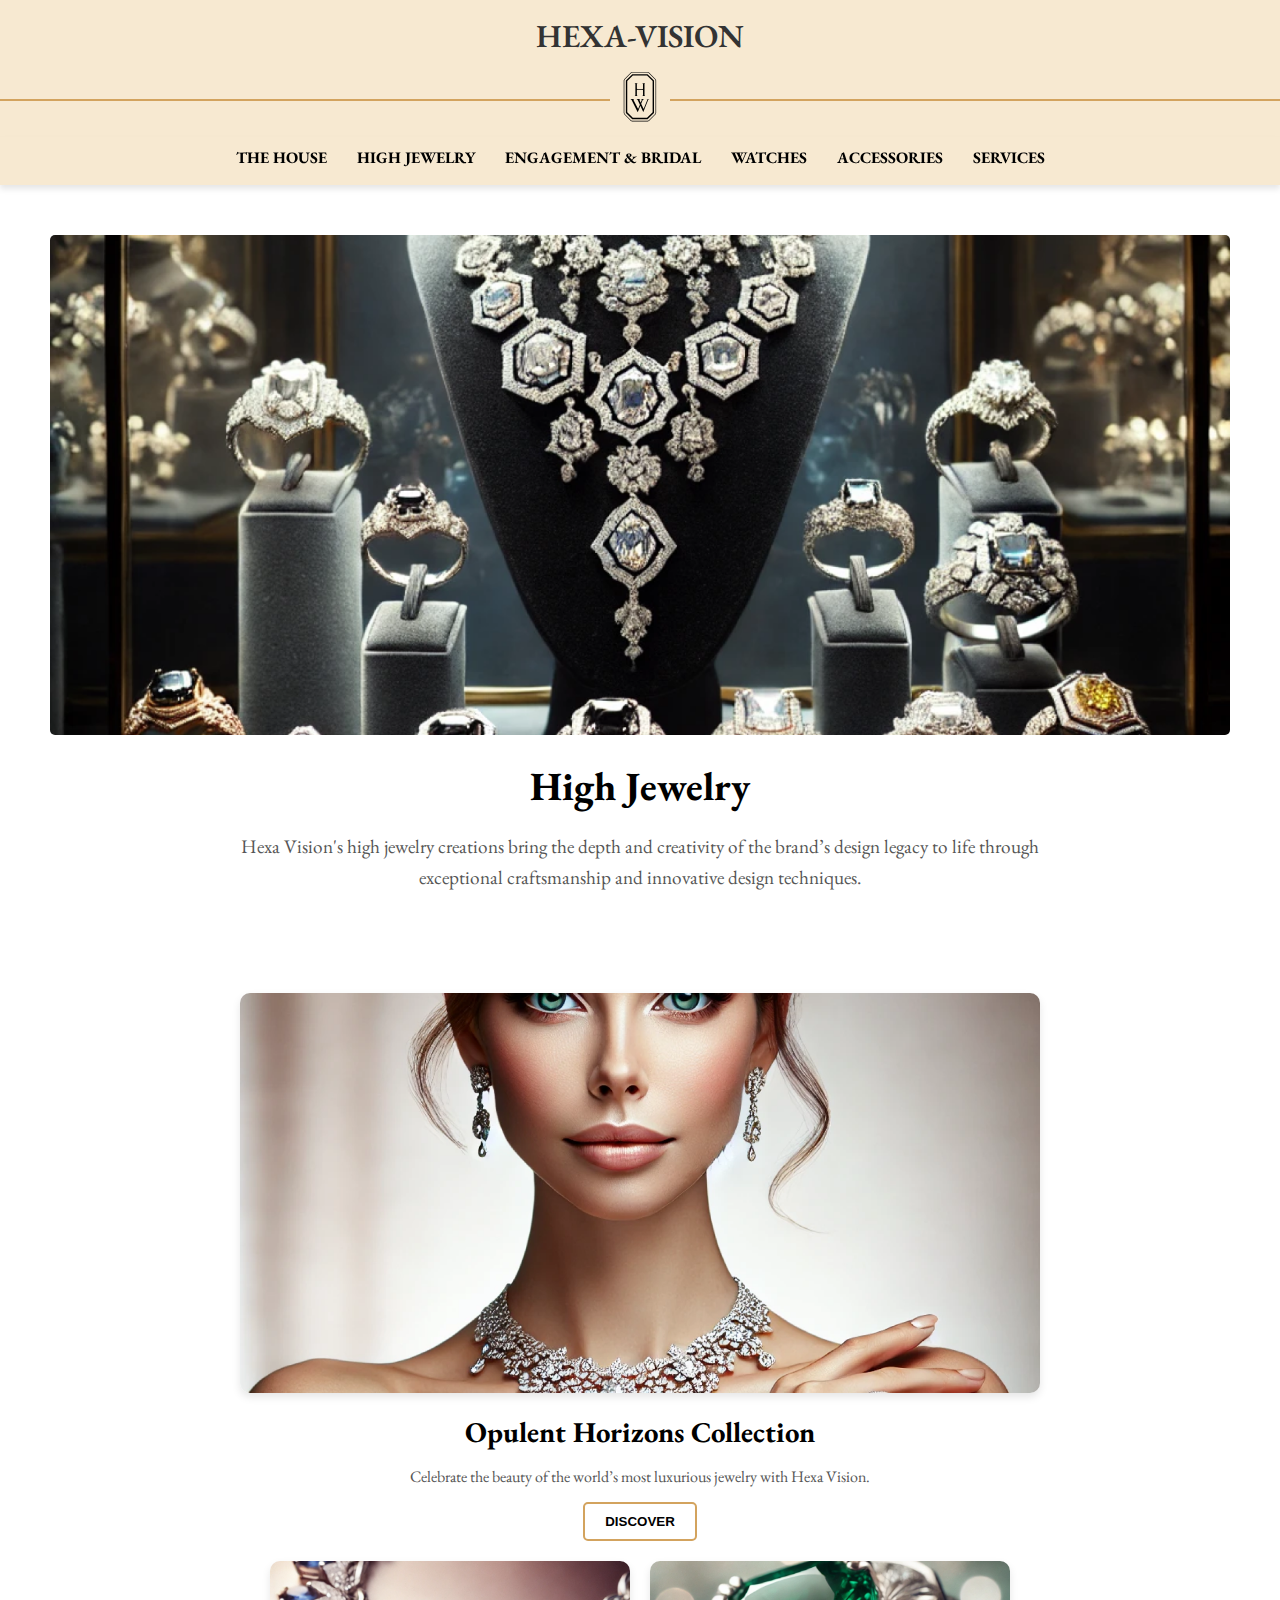
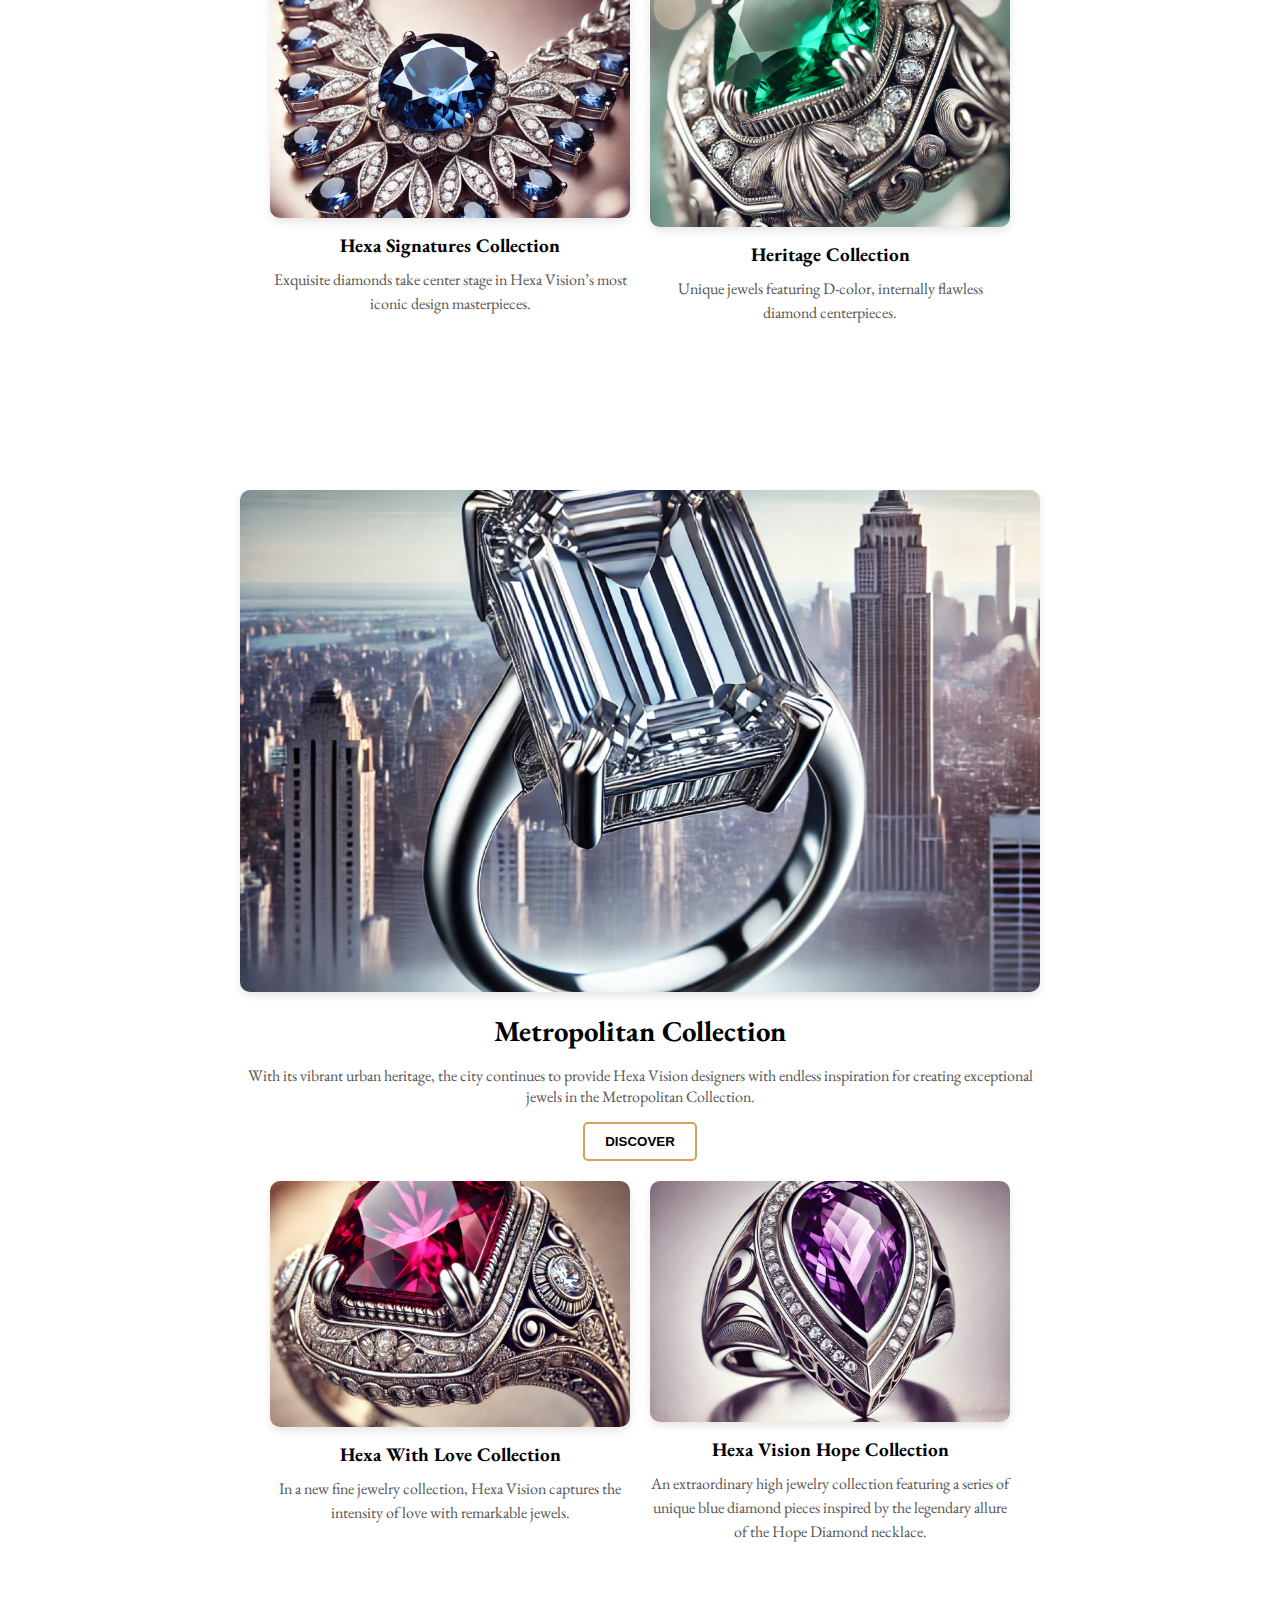
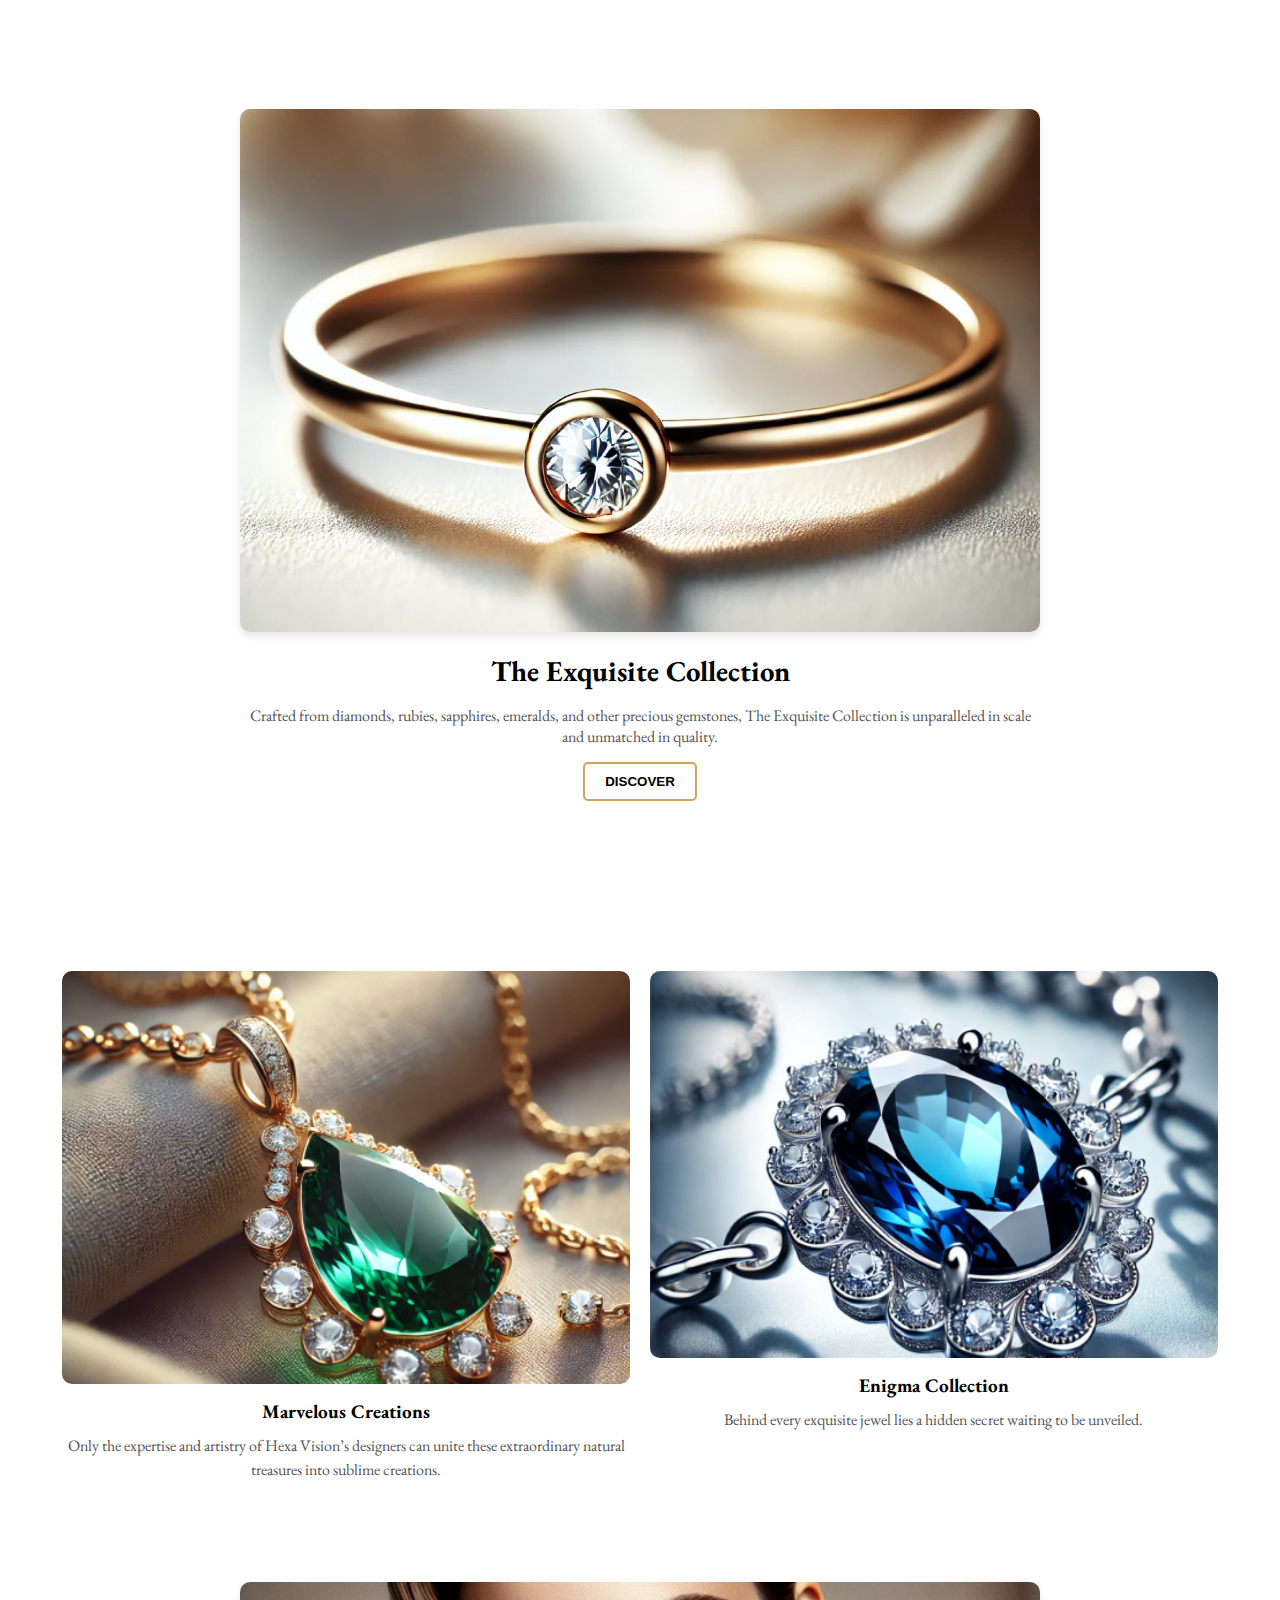
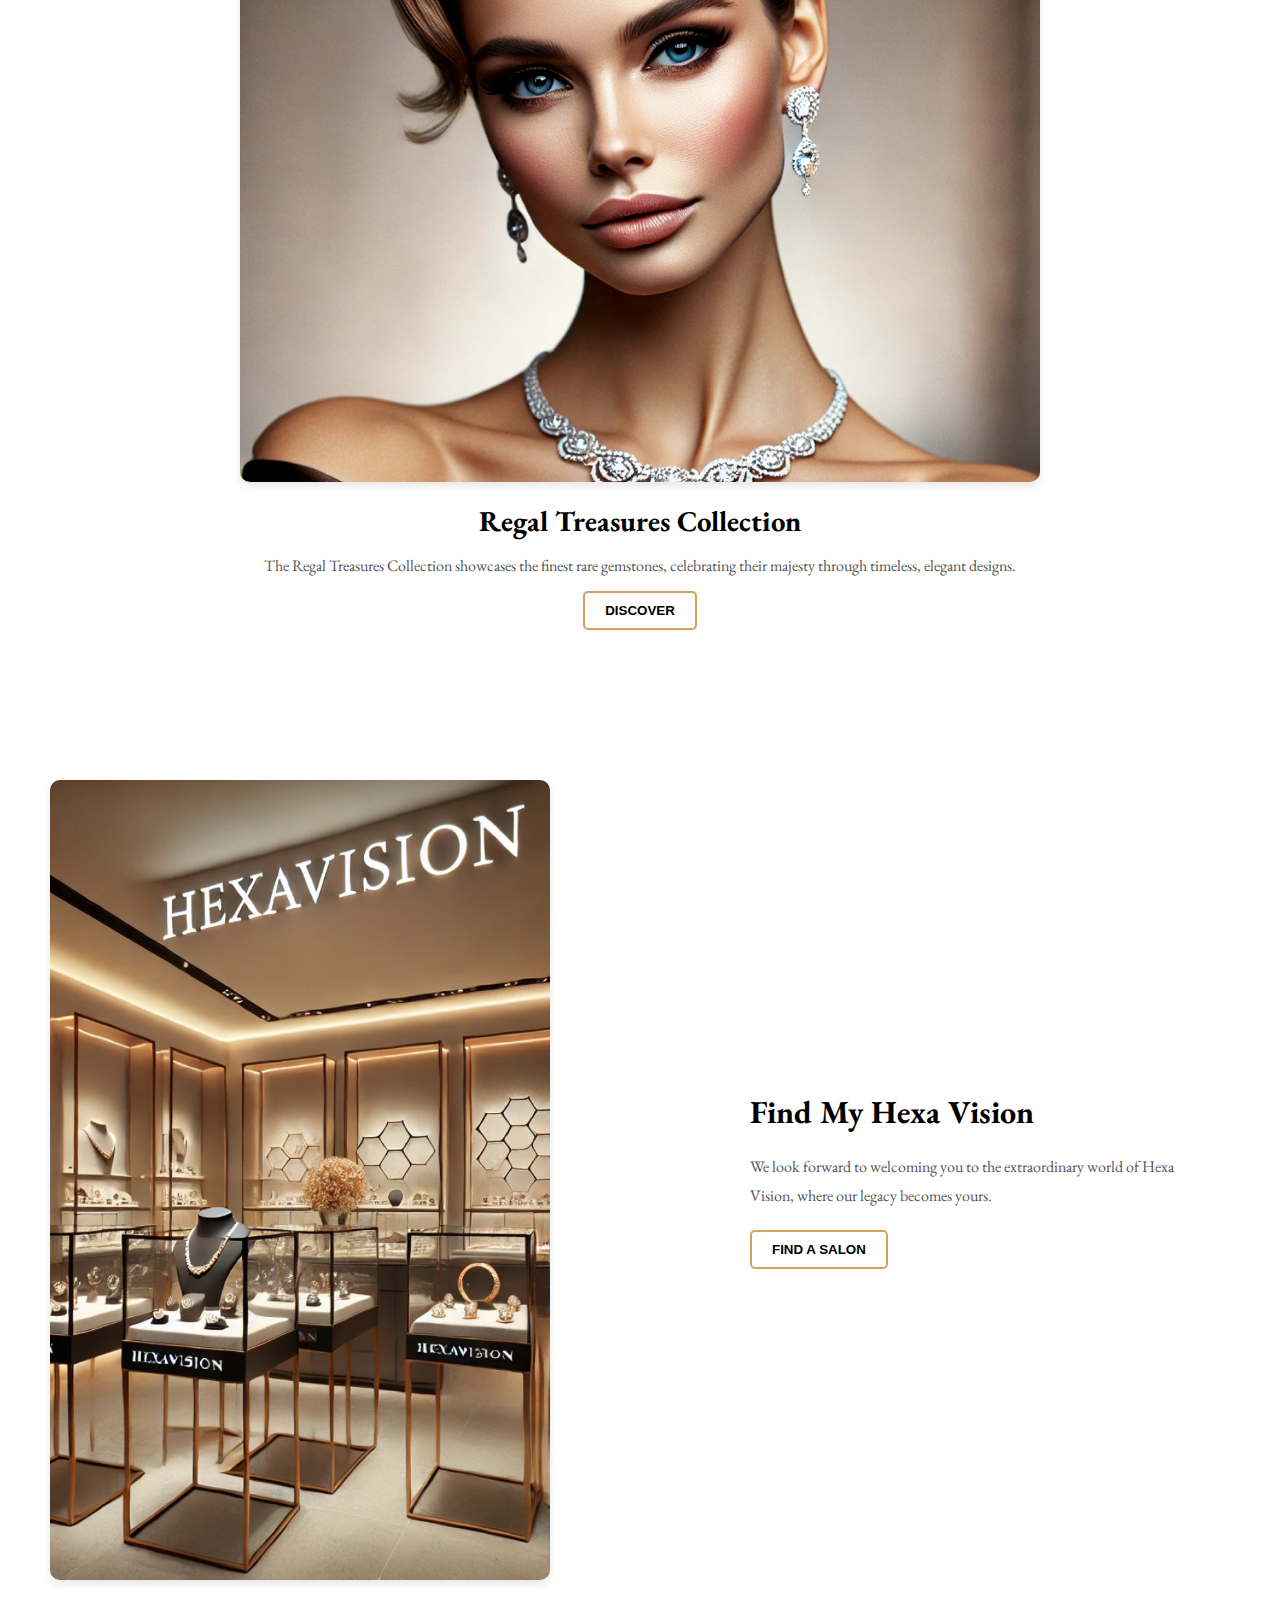
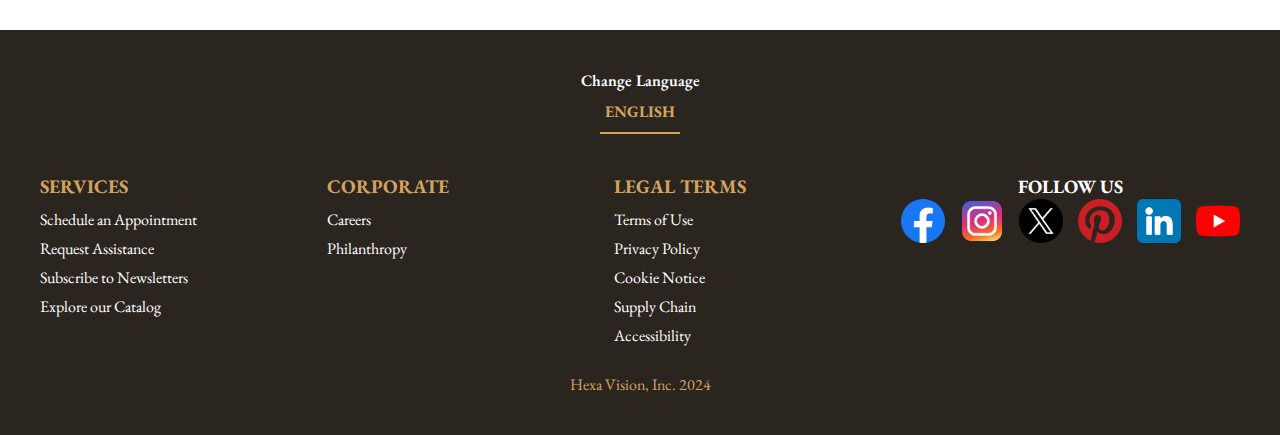
<file: HighJewelry.html>
<!DOCTYPE html>
<html lang="en">
<head>
    <meta charset="UTF-8">
    <meta name="viewport" content="width=device-width, initial-scale=1.0">
    <title>Hexa Vision - High Jewelry</title>
    <!-- Google Fonts for EB Garamond -->
    <link href="https://fonts.googleapis.com/css2?family=EB+Garamond:wght@400;600&display=swap" rel="stylesheet">
    <link rel="stylesheet" href="HighJewelry.css">
</head>
<body>
    <header class="custom-header">
        <!-- Mobile menu icon for opening sidebar in mobile view -->
        <span class="mobile-menu-icon" onclick="openSidebar()">&#9776;</span>
        <h1>HEXA-VISION</h1>
        <div class="divider-container">
          <div class="divider-line"></div>
          <div class="logo-container">
            <!-- SVG logo embedded here -->
            <svg
              xmlns="http://www.w3.org/2000/svg"
              width="50"
              height="50"
              viewBox="0 0 28 43"
              fill-rule="evenodd"
            >
              <path
                d="M20.63 0H7.198L6.17.426.427 6.14 0 7.164v28.183l.427 1.023 5.744 5.716 1.027.424H20.68l1.026-.424 5.742-5.716.428-1.023V7.164L27.45 6.14 21.708.426 20.682 0h-.052zm-.054.526l.838.343 5.592 5.568.344.832v27.97l-.344.833-5.592 5.568-.838.342H7.305l-.838-.342-5.592-5.568-.348-.833V7.27l.348-.832L6.467.87l.838-.343h13.27zm-2.3 9.382l.014-.005c.053 0 .095-.04.095-.092V9.7c0-.05-.042-.093-.095-.093h-.43V9.6h-1.275v.003h-.437c-.054 0-.095.04-.095.093v.1c0 .05.04.095.095.095l.013.005c.232 0 .42.186.42.416l.005-.018V14.2h-.005c0 .257-.17.46-.386.48h-4.5c-.206-.018-.372-.2-.386-.45V10.3a.42.42 0 0 1 .418-.391l.014-.005c.054 0 .096-.04.096-.092V9.7c0-.05-.042-.093-.096-.093h-.43V9.6h-1.274v.003H9.6c-.054 0-.095.04-.095.093v.1c0 .05.04.095.095.095l.013.005a.42.42 0 0 1 .419.416l.004-.018-.004 9.673a.42.42 0 0 1-.419.416L9.6 20.4c-.054 0-.095.04-.095.093v.1c0 .048.04.092.095.092h.436v.002h1.705c.054 0 .096-.042.096-.093v-.1c0-.053-.042-.096-.096-.096h-.014a.42.42 0 0 1-.418-.39v-4.236c.014-.218.15-.398.33-.44h4.62c.2.045.332.24.332.474l.005-.012v4.2l-.005-.02c0 .23-.187.416-.42.416l-.013.007c-.054 0-.095.04-.095.093v.1c0 .048.04.092.095.092h.437v.002h1.706c.053 0 .095-.042.095-.093v-.1c0-.053-.042-.096-.095-.096h-.014a.42.42 0 0 1-.417-.4V10.3c.01-.217.194-.4.417-.4M21.8 23.34h-1.97a.1.1 0 0 0-.096.096v.1c0 .053.046.093.096.093l.35.003h.054c.18 0 .2.057.1.327l-3.04 7.46s-.066.15-.194.15c-.115 0-.194-.123-.2-.147l-1.876-4.142 1.386-3.45s.1-.23.6-.23l.114-.002c.053 0 .095-.04.095-.096v-.1c0-.05-.042-.093-.095-.093H15.12c-.05 0-.094.044-.094.093v.1c0 .054.043.096.094.096l.35.002h.054c.182 0 .202.057.093.328l-.945 2.328c-.014.018-.036.038-.07.038s-.064-.03-.074-.048L13.43 23.83c-.13-.233-.05-.23.125-.23h.28l.2-.002c.05 0 .095-.04.095-.096v-.1c0-.05-.044-.093-.095-.093h-2.7c-.054 0-.1.044-.1.093v.1c0 .054.046.096.1.096l.114.002c.372 0 .47.242.47.242l1.975 4.307-1.362 3.348c-.035.04-.098.1-.173.1-.12 0-.175-.153-.175-.153s-.007.007-.015.02L8.4 24.116c-.087-.212-.27-.502-.096-.502h.28l.2-.002c.053 0 .098-.04.098-.096v-.1c0-.05-.045-.093-.098-.093H6.088c-.05 0-.094.044-.094.093v.1c0 .054.042.096.094.096l.116.002c.368 0 .467.242.467.242L11.93 34.3l.017.043s.034.06.088.06.1-.013.118-.06v.01l2.14-5.322 2.398 5.23.027.08s.03.058.087.058.1-.012.122-.062c.003-.005.01-.025.014-.052l4.138-10.4s.093-.23.594-.23l.114-.003c.05 0 .094-.04.094-.093v-.1c0-.05-.044-.096-.094-.096m-1.27-21.525l-.436-.002H7.36l-5.513 5.5v27.858l5.513 5.5h13.158l5.512-5.5V7.325L20.518 1.84zm4.34 32.43v.382l-4.82 4.797H7.86L3.04 34.65V7.765l4.82-4.798h12.178l4.82 4.798V34.27z"
              ></path>
            </svg>
          </div>
          <div class="divider-line"></div>
        </div>
      </header>

    <!-- Sticky Navbar Section -->
    <nav class="custom-navbar sticky-top">
        <a href="#" class="nav-link">THE HOUSE</a>
        <a href="#" class="nav-link">HIGH JEWELRY</a>
        <a href="#" class="nav-link">ENGAGEMENT & BRIDAL</a>
        <a href="#" class="nav-link">WATCHES</a>
        <a href="#" class="nav-link">ACCESSORIES</a>
        <a href="#" class="nav-link">SERVICES</a>
      </nav>

    <!-- Sidebar for Mobile View -->
    <div id="sidebar" class="sidebar">
        <span class="close-btn" onclick="closeSidebar()">&times;</span>
        <a href="#">THE HOUSE</a>
        <a href="#">HIGH JEWELRY</a>
        <a href="#">ENGAGEMENT & BRIDAL</a>
        <a href="#">WATCHES</a>
        <a href="#">ACCESSORIES</a>
        <a href="#">SERVICES</a>
      </div>

    <!-- High Jewelry Showcase Section -->
    <section class="showcase">
        <img src="meteimages/image 34.png" alt="High Jewelry Showcase">
        <h1>High Jewelry</h1>
        <p>Hexa Vision's high jewelry creations bring the depth and creativity of the brand’s design legacy to life through exceptional craftsmanship and innovative design techniques.</p>
    </section>

    <!-- Opulent Horizons Collection -->
    <section class="collections">
        <div class="collection">
            <img src="meteimages/image 25.png" alt="Opulent Horizons Collection">
            <h2>Opulent Horizons Collection</h2>
            <p>Celebrate the beauty of the world’s most luxurious jewelry with Hexa Vision.</p>
            <button>DISCOVER</button>
            <div class="sub-collections">
                <div class="sub-collection-item">
                    <img src="meteimages/image 24.png" alt="Hexa Signatures Collection">
                    <h3>Hexa Signatures Collection</h3>
                    <p>Exquisite diamonds take center stage in Hexa Vision’s most iconic design masterpieces.</p>
                </div>
                <div class="sub-collection-item">
                    <img src="meteimages/image 23.png" alt="Heritage Collection">
                    <h3>Heritage Collection</h3>
                    <p>Unique jewels featuring D-color, internally flawless diamond centerpieces.</p>
                </div>
            </div>
        </div>
    </section>

    <!-- Metropolitan Collection -->
    <section class="collections">
        <div class="collection">
            <img src="meteimages/image 46.png" alt="Metropolitan Collection">
            <h2>Metropolitan Collection</h2>
            <p>With its vibrant urban heritage, the city continues to provide Hexa Vision designers with endless inspiration for creating exceptional jewels in the Metropolitan Collection.</p>
            <button>DISCOVER</button>
            <div class="sub-collections">
                <div class="sub-collection-item">
                    <img src="meteimages/image 26.png" alt="Hexa With Love Collection">
                    <h3>Hexa With Love Collection</h3>
                    <p>In a new fine jewelry collection, Hexa Vision captures the intensity of love with remarkable jewels.</p>
                </div>
                <div class="sub-collection-item">
                    <img src="meteimages/image 27.png" alt="Hexa Vision Hope Collection">
                    <h3>Hexa Vision Hope Collection</h3>
                    <p>An extraordinary high jewelry collection featuring a series of unique blue diamond pieces inspired by the legendary allure of the Hope Diamond necklace.</p>
                </div>
            </div>
        </div>
    </section>

    <!-- Exquisite Collection -->
    <section class="collections">
        <div class="collection">
            <img src="meteimages/image 22.png" alt="The Exquisite Collection">
            <h2>The Exquisite Collection</h2>
            <p>Crafted from diamonds, rubies, sapphires, emeralds, and other precious gemstones, The Exquisite Collection is unparalleled in scale and unmatched in quality.</p>
            <button>DISCOVER</button>
        </div>
    </section>

    <!-- Marvelous Creations and Enigma Collection -->
    <section class="collections">
        <div class="sub-collections">
            <div class="sub-collection-item">
                <img src="meteimages/image 28.png" alt="Marvelous Creations">
                <h3>Marvelous Creations</h3>
                <p>Only the expertise and artistry of Hexa Vision’s designers can unite these extraordinary natural treasures into sublime creations.</p>
            </div>
            <div class="sub-collection-item">
                <img src="meteimages/image 29.png" alt="Enigma Collection">
                <h3>Enigma Collection</h3>
                <p>Behind every exquisite jewel lies a hidden secret waiting to be unveiled.</p>
            </div>
        </div>
    </section>

    <!-- Regal Treasures Collection -->
    <section class="collections">
        <div class="collection">
            <img src="meteimages/image 30.png" alt="Regal Treasures Collection">
            <h2>Regal Treasures Collection</h2>
            <p>The Regal Treasures Collection showcases the finest rare gemstones, celebrating their majesty through timeless, elegant designs.</p>
            <button>DISCOVER</button>
        </div>
    </section>

    <!-- Find My Hexa Vision -->
    <section class="find-my-hexa">
        <div class="find-my-hexa-content">
            <img src="meteimages/image 33.png" alt="Hexa Vision Salon">
            <div class="find-my-hexa-text">
                <h2>Find My Hexa Vision</h2>
                <p>We look forward to welcoming you to the extraordinary world of Hexa Vision, where our legacy becomes yours.</p>
                <button>FIND A SALON</button>
            </div>
        </div>
    </section>

    <footer class="footer">
        <div class="footer-container">
          <div class="footer-language">
            <span>Change Language</span>
            <p>ENGLISH</p>
            <div class="golden-line"></div>
          </div>
      
          <div class="footer-columns">
            <div class="footer-column">
              <h3>SERVICES</h3>
              <ul>
                <li><a href="#">Schedule an Appointment</a></li>
                <li><a href="#">Request Assistance</a></li>
                <li><a href="#">Subscribe to Newsletters</a></li>
                <li><a href="#">Explore our Catalog</a></li>
              </ul>
            </div>
      
            <div class="footer-column">
              <h3>CORPORATE</h3>
              <ul>
                <li><a href="#">Careers</a></li>
                <li><a href="#">Philanthropy</a></li>
              </ul>
            </div>
      
            <div class="footer-column">
              <h3>LEGAL TERMS</h3>
              <ul>
                <li><a href="#">Terms of Use</a></li>
                <li><a href="#">Privacy Policy</a></li>
                <li><a href="#">Cookie Notice</a></li>
                <li><a href="#">Supply Chain</a></li>
                <li><a href="#">Accessibility</a></li>
              </ul>
            </div>
      
            <div class="footer-social">
              <h3>FOLLOW US</h3>
              <div class="social-icons">
                <a href="#"><img src="meteimages/facebook.png" alt="Facebook"></a>
                <a href="#"><img src="meteimages/instagram.png" alt="Instagram"></a>
                <a href="#"><img src="meteimages/twitter.png" alt="Twitter"></a>
                <a href="#"><img src="meteimages/pinterest.png" alt="Pinterest"></a>
                <a href="#"><img src="meteimages/linkedin.png" alt="LinkedIn"></a>
                <a href="#"><img src="meteimages/youtube.png" alt="YouTube"></a>
              </div>
            </div>
          </div>
      
          <div class="footer-bottom">
            <p>Hexa Vision, Inc. 2024</p>
          </div>
        </div>
      </footer>

 <script>
  function openSidebar() {
    document.getElementById("sidebar").style.width = "250px";
  }
  function closeSidebar() {
    document.getElementById("sidebar").style.width = "0";
  }
</script>


</body>
</html>
</file>
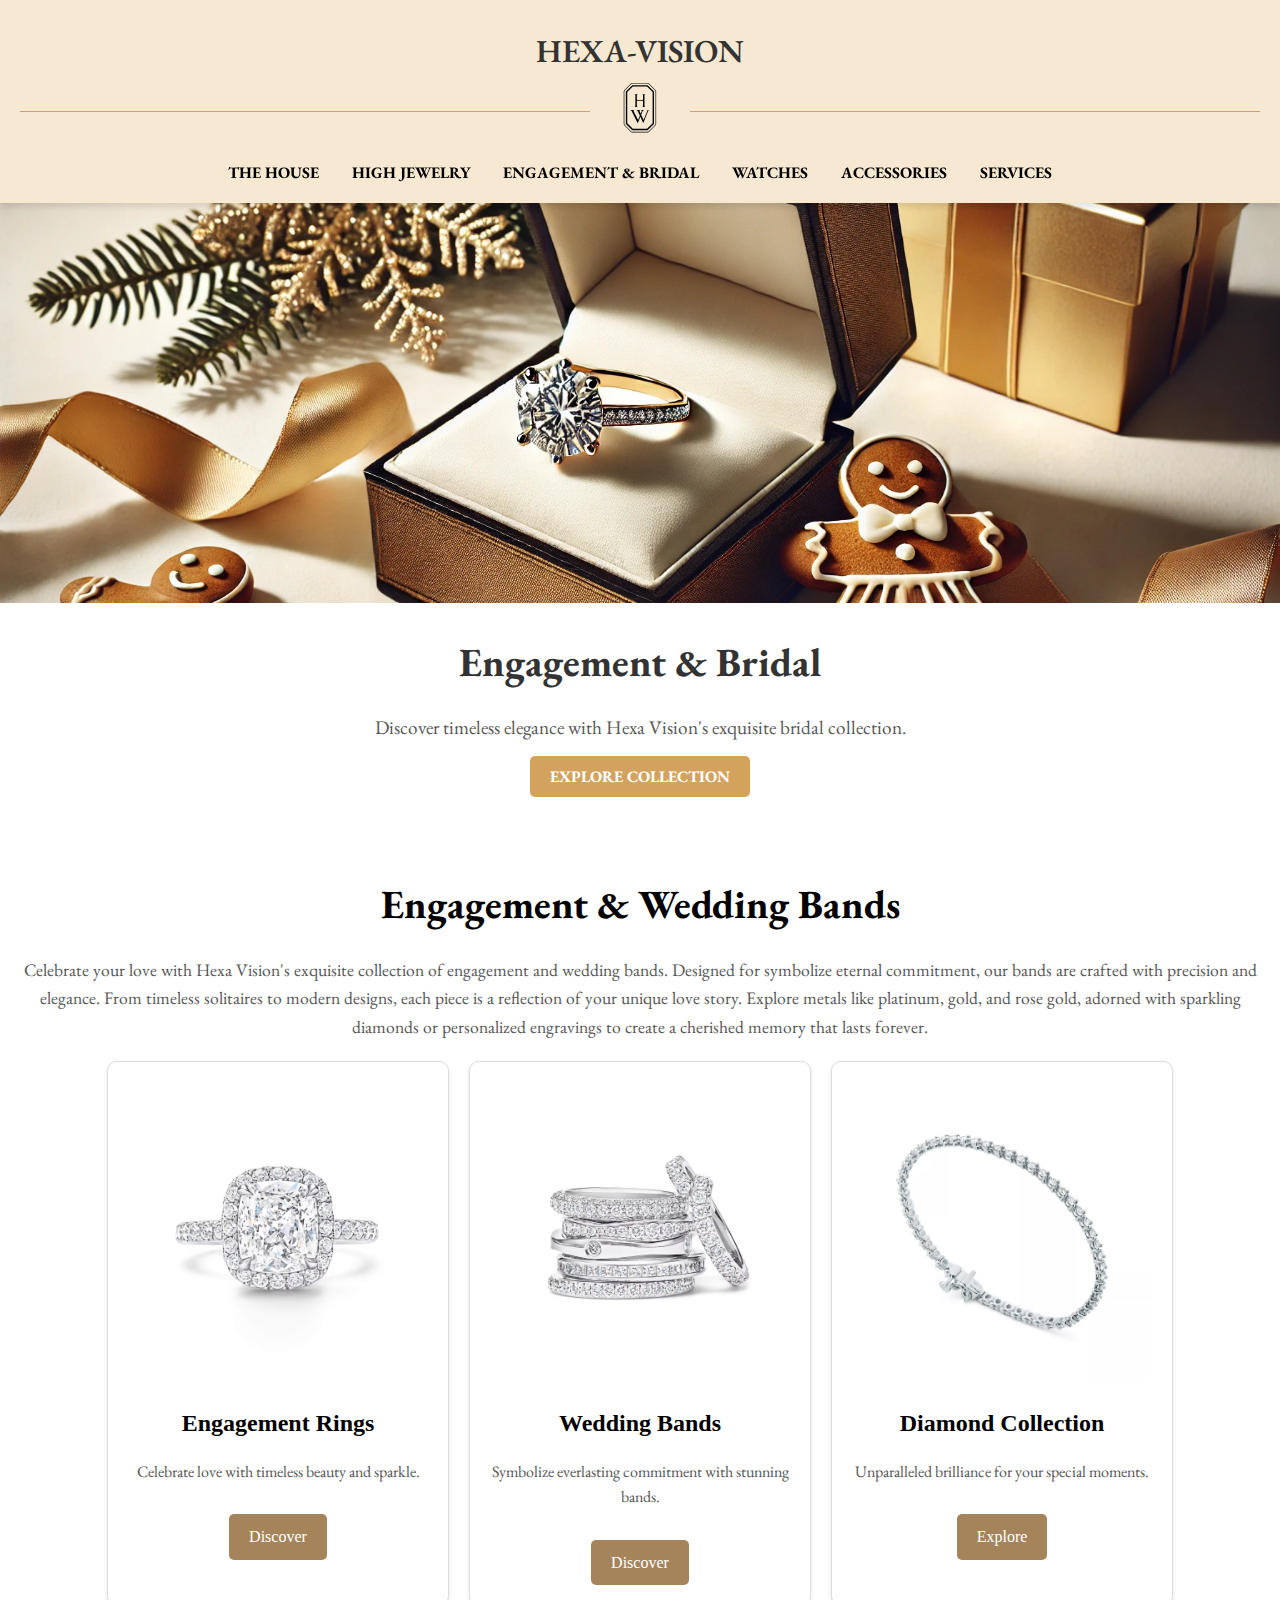
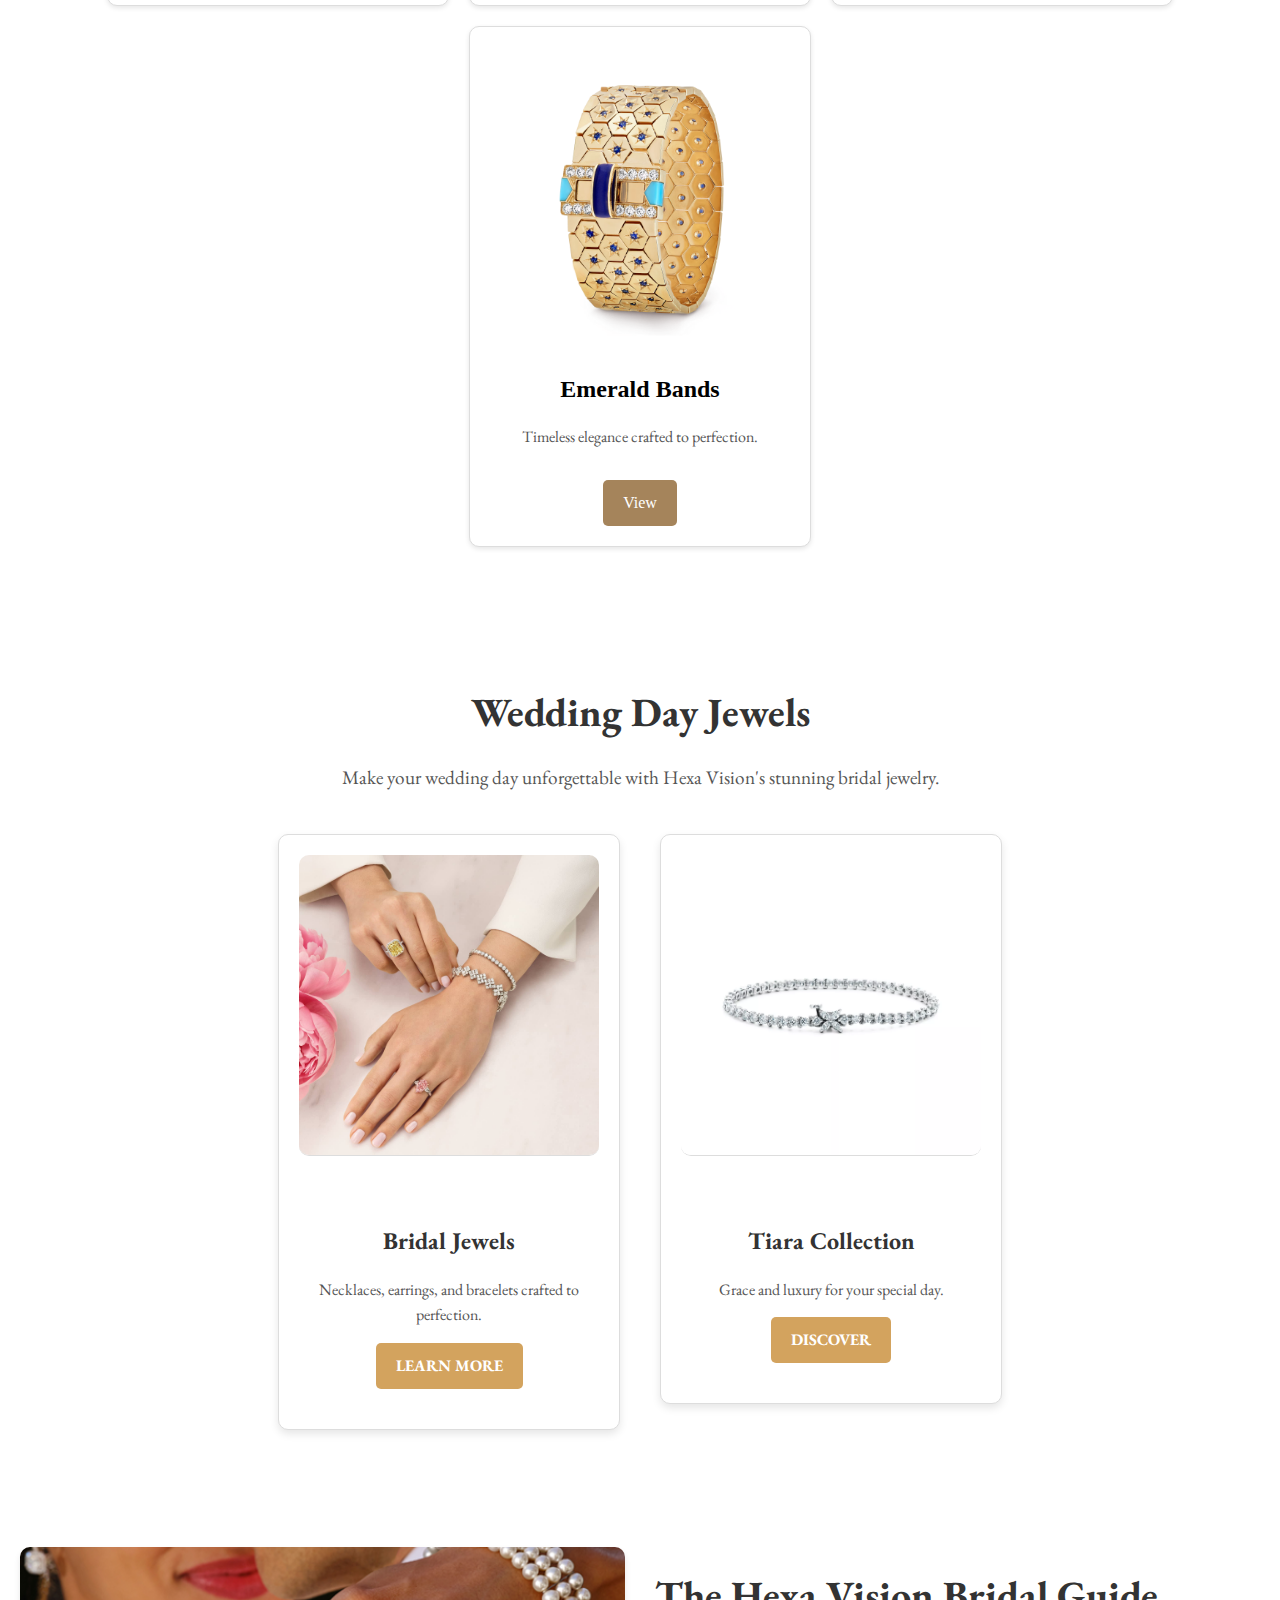
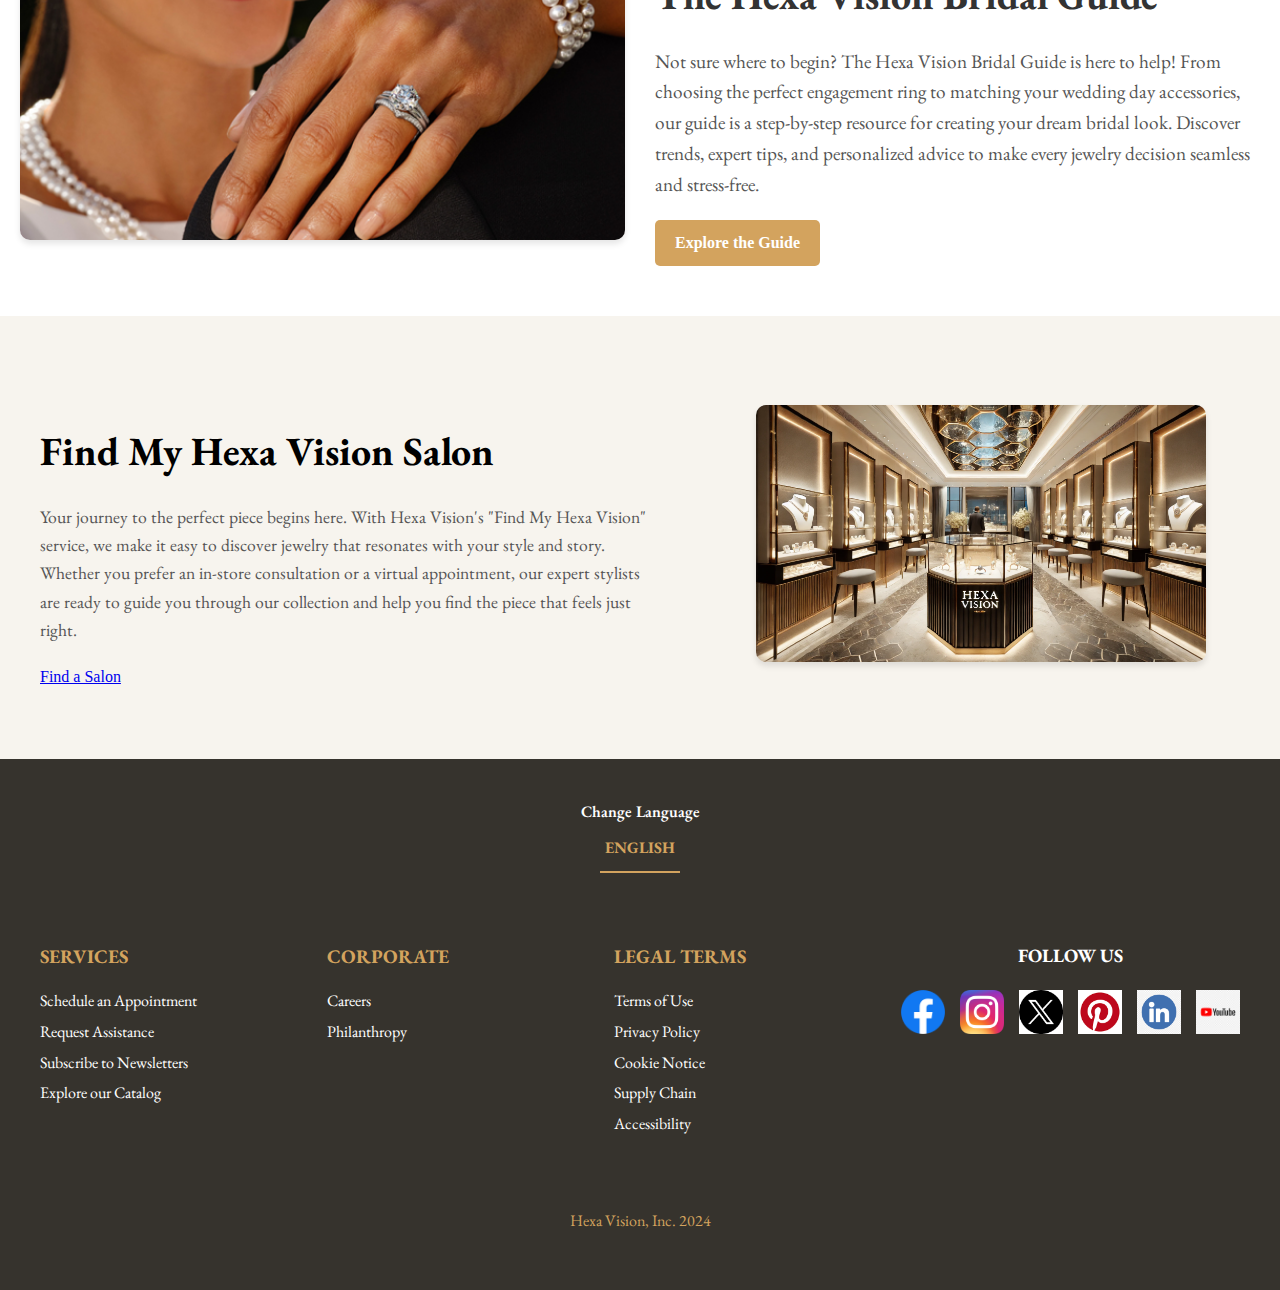
<file: KhantTiKyi.html>
<!DOCTYPE html>
<html lang="en">
<head>
    <meta charset="UTF-8">
    <meta name="viewport" content="width=device-width, initial-scale=1.0">
    <title>Hexa Vision - Bridal Jewelry</title>
    <link rel="stylesheet" href="KhantTiKyi.css">
    <link href='https://fonts.googleapis.com/css?family=EB Garamond' rel='stylesheet'>
    <link href="https://fonts.googleapis.com/css2?family=EB+Garamond:wght@400;600&family=Arial:wght@400;700&display=swap" rel="stylesheet">
</head>
<body>
    <header class="custom-header">
        <!-- Mobile menu icon for opening sidebar in mobile view -->
        <span class="mobile-menu-icon" onclick="openSidebar()">&#9776;</span>
        <h1>HEXA-VISION</h1>
        <div class="divider-container">
          <div class="divider-line"></div>
          <div class="logo-container">
            <!-- SVG logo embedded here -->
            <svg
              xmlns="http://www.w3.org/2000/svg"
              width="50"
              height="50"
              viewBox="0 0 28 43"
              fill-rule="evenodd"
            >
              <path
                d="M20.63 0H7.198L6.17.426.427 6.14 0 7.164v28.183l.427 1.023 5.744 5.716 1.027.424H20.68l1.026-.424 5.742-5.716.428-1.023V7.164L27.45 6.14 21.708.426 20.682 0h-.052zm-.054.526l.838.343 5.592 5.568.344.832v27.97l-.344.833-5.592 5.568-.838.342H7.305l-.838-.342-5.592-5.568-.348-.833V7.27l.348-.832L6.467.87l.838-.343h13.27zm-2.3 9.382l.014-.005c.053 0 .095-.04.095-.092V9.7c0-.05-.042-.093-.095-.093h-.43V9.6h-1.275v.003h-.437c-.054 0-.095.04-.095.093v.1c0 .05.04.095.095.095l.013.005c.232 0 .42.186.42.416l.005-.018V14.2h-.005c0 .257-.17.46-.386.48h-4.5c-.206-.018-.372-.2-.386-.45V10.3a.42.42 0 0 1 .418-.391l.014-.005c.054 0 .096-.04.096-.092V9.7c0-.05-.042-.093-.096-.093h-.43V9.6h-1.274v.003H9.6c-.054 0-.095.04-.095.093v.1c0 .05.04.095.095.095l.013.005a.42.42 0 0 1 .419.416l.004-.018-.004 9.673a.42.42 0 0 1-.419.416L9.6 20.4c-.054 0-.095.04-.095.093v.1c0 .048.04.092.095.092h.436v.002h1.705c.054 0 .096-.042.096-.093v-.1c0-.053-.042-.096-.096-.096h-.014a.42.42 0 0 1-.418-.39v-4.236c.014-.218.15-.398.33-.44h4.62c.2.045.332.24.332.474l.005-.012v4.2l-.005-.02c0 .23-.187.416-.42.416l-.013.007c-.054 0-.095.04-.095.093v.1c0 .048.04.092.095.092h.437v.002h1.706c.053 0 .095-.042.095-.093v-.1c0-.053-.042-.096-.095-.096h-.014a.42.42 0 0 1-.417-.4V10.3c.01-.217.194-.4.417-.4M21.8 23.34h-1.97a.1.1 0 0 0-.096.096v.1c0 .053.046.093.096.093l.35.003h.054c.18 0 .2.057.1.327l-3.04 7.46s-.066.15-.194.15c-.115 0-.194-.123-.2-.147l-1.876-4.142 1.386-3.45s.1-.23.6-.23l.114-.002c.053 0 .095-.04.095-.096v-.1c0-.05-.042-.093-.095-.093H15.12c-.05 0-.094.044-.094.093v.1c0 .054.043.096.094.096l.35.002h.054c.182 0 .202.057.093.328l-.945 2.328c-.014.018-.036.038-.07.038s-.064-.03-.074-.048L13.43 23.83c-.13-.233-.05-.23.125-.23h.28l.2-.002c.05 0 .095-.04.095-.096v-.1c0-.05-.044-.093-.095-.093h-2.7c-.054 0-.1.044-.1.093v.1c0 .054.046.096.1.096l.114.002c.372 0 .47.242.47.242l1.975 4.307-1.362 3.348c-.035.04-.098.1-.173.1-.12 0-.175-.153-.175-.153s-.007.007-.015.02L8.4 24.116c-.087-.212-.27-.502-.096-.502h.28l.2-.002c.053 0 .098-.04.098-.096v-.1c0-.05-.045-.093-.098-.093H6.088c-.05 0-.094.044-.094.093v.1c0 .054.042.096.094.096l.116.002c.368 0 .467.242.467.242L11.93 34.3l.017.043s.034.06.088.06.1-.013.118-.06v.01l2.14-5.322 2.398 5.23.027.08s.03.058.087.058.1-.012.122-.062c.003-.005.01-.025.014-.052l4.138-10.4s.093-.23.594-.23l.114-.003c.05 0 .094-.04.094-.093v-.1c0-.05-.044-.096-.094-.096m-1.27-21.525l-.436-.002H7.36l-5.513 5.5v27.858l5.513 5.5h13.158l5.512-5.5V7.325L20.518 1.84zm4.34 32.43v.382l-4.82 4.797H7.86L3.04 34.65V7.765l4.82-4.798h12.178l4.82 4.798V34.27z"
              ></path>
            </svg>
          </div>
          <div class="divider-line"></div>
        </div>
      </header>
  
    
    <!-- Sticky Navbar -->
    <nav class="custom-navbar">
        <a href="./index.html" class="nav-link">THE HOUSE</a>
        <a href="./meteHighJewelry.html" class="nav-link">HIGH JEWELRY</a>
        <a href="./KhantTiKyi.html" class="nav-link">ENGAGEMENT & BRIDAL</a>
        <a href="./AmirAlipour.html" class="nav-link">WATCHES</a>
        <a href="#" class="nav-link">ACCESSORIES</a>
        <a href="./LouFiles/Services(Lou).html" class="nav-link">SERVICES</a>
    </nav>
        <!-- Sidebar for Mobile View -->
        <div id="sidebar" class="sidebar">
            <span class="close-btn" onclick="closeSidebar()">&times;</span>
            <a href="./index.html">THE HOUSE</a>
            <a href="./meteHighJewelry.html">HIGH JEWELRY</a>
            <a href="./KhantTiKyi.html">ENGAGEMENT & BRIDAL</a>
            <a href="./AmirAlipour.html">WATCHES</a>
            <a href="#">ACCESSORIES</a>
            <a href="./LouFiles/Services(Lou).html">SERVICES</a>
          </div>
     
    <!-- Hero Section -->
<!-- Engagement & Bridal Section -->
<section id="engagement">
    <div class="hero">
        <!-- Image as a background for the hero -->
    </div>
    <div class="hero-content">
        <h1>Engagement & Bridal</h1>
        <p>Discover timeless elegance with Hexa Vision's exquisite bridal collection.</p>
        <a href="#engagement" class="cta-button">Explore Collection</a>
    </div>
</section>


    <!-- Engagement and Wedding Bands Section -->
    <section id="engagement" class="section">
        <h2>Engagement & Wedding Bands</h2>
        <p>Celebrate your love with Hexa Vision's exquisite collection of engagement and wedding bands. Designed for symbolize eternal commitment, our bands are crafted with precision and elegance. From timeless solitaires to modern designs, each piece is a reflection of your unique love story. Explore metals like platinum, gold, and rose gold, adorned with sparkling diamonds or personalized engravings to create a cherished memory that lasts forever.</p>
        <div class="cards big-cards">
            <div class="card">
                <img src="Khant_images/ring.avif" alt="Engagement Rings">
                <h3>Engagement Rings</h3>
                <p>Celebrate love with timeless beauty and sparkle.</p>
                <a href="#engagement-rings">Discover</a>
            </div>
            <div class="card">
                <img src="Khant_images/band.avif" alt="Wedding Bands">
                <h3>Wedding Bands</h3>
                <p>Symbolize everlasting commitment with stunning bands.</p>
                <a href="#wedding-bands">Discover</a>
            </div>
            <div class="card">
                <img src="Khant_images/wedding day.webp" alt="Diamond Collection">
                <h3>Diamond Collection</h3>
                <p>Unparalleled brilliance for your special moments.</p>
                <a href="#diamond">Explore</a>
            </div>
            <div class="card">
                <img src="Khant_images/turquoise.avif" alt="Turquoise Jewelry">
                <h3>Emerald Bands</h3>
                <p>Timeless elegance crafted to perfection.</p>
                <a href="#emerald">View</a>
            </div>
        </div>
    </section>

    <!-- Wedding Day Jewels Section -->
    <section id="wedding-day-jewels" class="section wedding-day-jewels-section">
        <!-- Section Title -->
        <div class="jewels-title">
            <h2>Wedding Day Jewels</h2>
            <p>Make your wedding day unforgettable with Hexa Vision's stunning bridal jewelry.</p>
        </div>
    
        <!-- Content Section -->
        <div class="jewels-content">
            <!-- Bridal Jewels Card -->
            <div class="jewel-card">
                <img src="Khant_images/hand.png" alt="Bridal Jewels" class="jewel-image">
                <div class="jewel-details">
                    <h3>Bridal Jewels</h3>
                    <p>Necklaces, earrings, and bracelets crafted to perfection.</p>
                    <a href="#bridal-jewels" class="cta-button">Learn More</a>
                </div>
            </div>
    
            <!-- Tiara Collection Card -->
            <div class="jewel-card">
                <img src="Khant_images/last.webp" alt="Tiara Collection" class="jewel-image">
                <div class="jewel-details">
                    <h3>Tiara Collection</h3>
                    <p>Grace and luxury for your special day.</p>
                    <a href="#tiara-collection" class="cta-button">Discover</a>
                </div>
            </div>
        </div>
    </section>
    

    <!-- Bridal Guide Section -->
    <section id="guide" class="section bridal-guide-section">
        <!-- Left: Image -->
        <div class="guide-image">
            <img src="Khant_images/couple.png" alt="Bridal Guide">
        </div>
        <!-- Right: Text -->
        <div class="guide-text">
            <h2>The Hexa Vision Bridal Guide</h2>
            <p>
                Not sure where to begin? The Hexa Vision Bridal Guide is here to help! 
                From choosing the perfect engagement ring to matching your wedding day accessories, 
                our guide is a step-by-step resource for creating your dream bridal look. 
                Discover trends, expert tips, and personalized advice to make every jewelry decision seamless and stress-free.
            </p>
            <a href="#guide-details">Explore the Guide</a>
        </div>
    </section>
    
    <!-- Find a Salon Section -->
    <section id="contact" class="section find-salon">
        <div class="find-salon-text">
            <h2>Find My Hexa Vision Salon</h2>
            <p>Your journey to the perfect piece begins here. With Hexa Vision's "Find My Hexa Vision" service, we make it easy to discover jewelry that resonates with your style and story. Whether you prefer an in-store consultation or a virtual appointment, our expert stylists are ready to guide you through our collection and help you find the piece that feels just right.</p>
            <a href="#locations" class="button">Find a Salon</a>
        </div>
        <div class="store-img">
            <img src="Khant_images/shop.webp" alt="Hexa Vision Store">
        </div>
    </section>

    <!-- Footer Section -->
    <footer class="footer">
        <div class="footer-container">
            <div class="footer-language">
                <span>Change Language</span>
                <p>ENGLISH</p>
                <div class="golden-line"></div>
            </div>

            <div class="footer-columns">
                <div class="footer-column">
                    <h3>SERVICES</h3>
                    <ul>
                        <li><a href="#">Schedule an Appointment</a></li>
                        <li><a href="#">Request Assistance</a></li>
                        <li><a href="#">Subscribe to Newsletters</a></li>
                        <li><a href="#">Explore our Catalog</a></li>
                    </ul>
                </div>

                <div class="footer-column">
                    <h3>CORPORATE</h3>
                    <ul>
                        <li><a href="#">Careers</a></li>
                        <li><a href="#">Philanthropy</a></li>
                    </ul>
                </div>

                <div class="footer-column">
                    <h3>LEGAL TERMS</h3>
                    <ul>
                        <li><a href="#">Terms of Use</a></li>
                        <li><a href="#">Privacy Policy</a></li>
                        <li><a href="#">Cookie Notice</a></li>
                        <li><a href="#">Supply Chain</a></li>
                        <li><a href="#">Accessibility</a></li>
                    </ul>
                </div>

                <div class="footer-social">
                    <h3>FOLLOW US</h3>
                    <div class="social-icons">
                        <a href="#"><img src="Khant_images/facebook.png" alt="Facebook"></a>
                        <a href="#"><img src="Khant_images/isnta.png" alt="Instagram"></a>
                        <a href="#"><img src="Khant_images/x.png" alt="X"></a>
                        <a href="#"><img src="Khant_images/pin.png" alt="Pinterest"></a>
                        <a href="#"><img src="Khant_images/Linkedin-logo-on-transparent-PNG-.png" alt="LinkedIn"></a>
                        <a href="#"><img src="Khant_images/yt.png" alt="YouTube"></a>
                    </div>
                </div>
            </div>

            <div class="footer-bottom">
                <p>Hexa Vision, Inc. 2024</p>
            </div>
        </div>
    </footer>

    <script>
        function openSidebar() {
          document.getElementById("sidebar").style.width = "250px";
        }
        function closeSidebar() {
          document.getElementById("sidebar").style.width = "0";
        }
      </script>

</body>
</html>
</file>
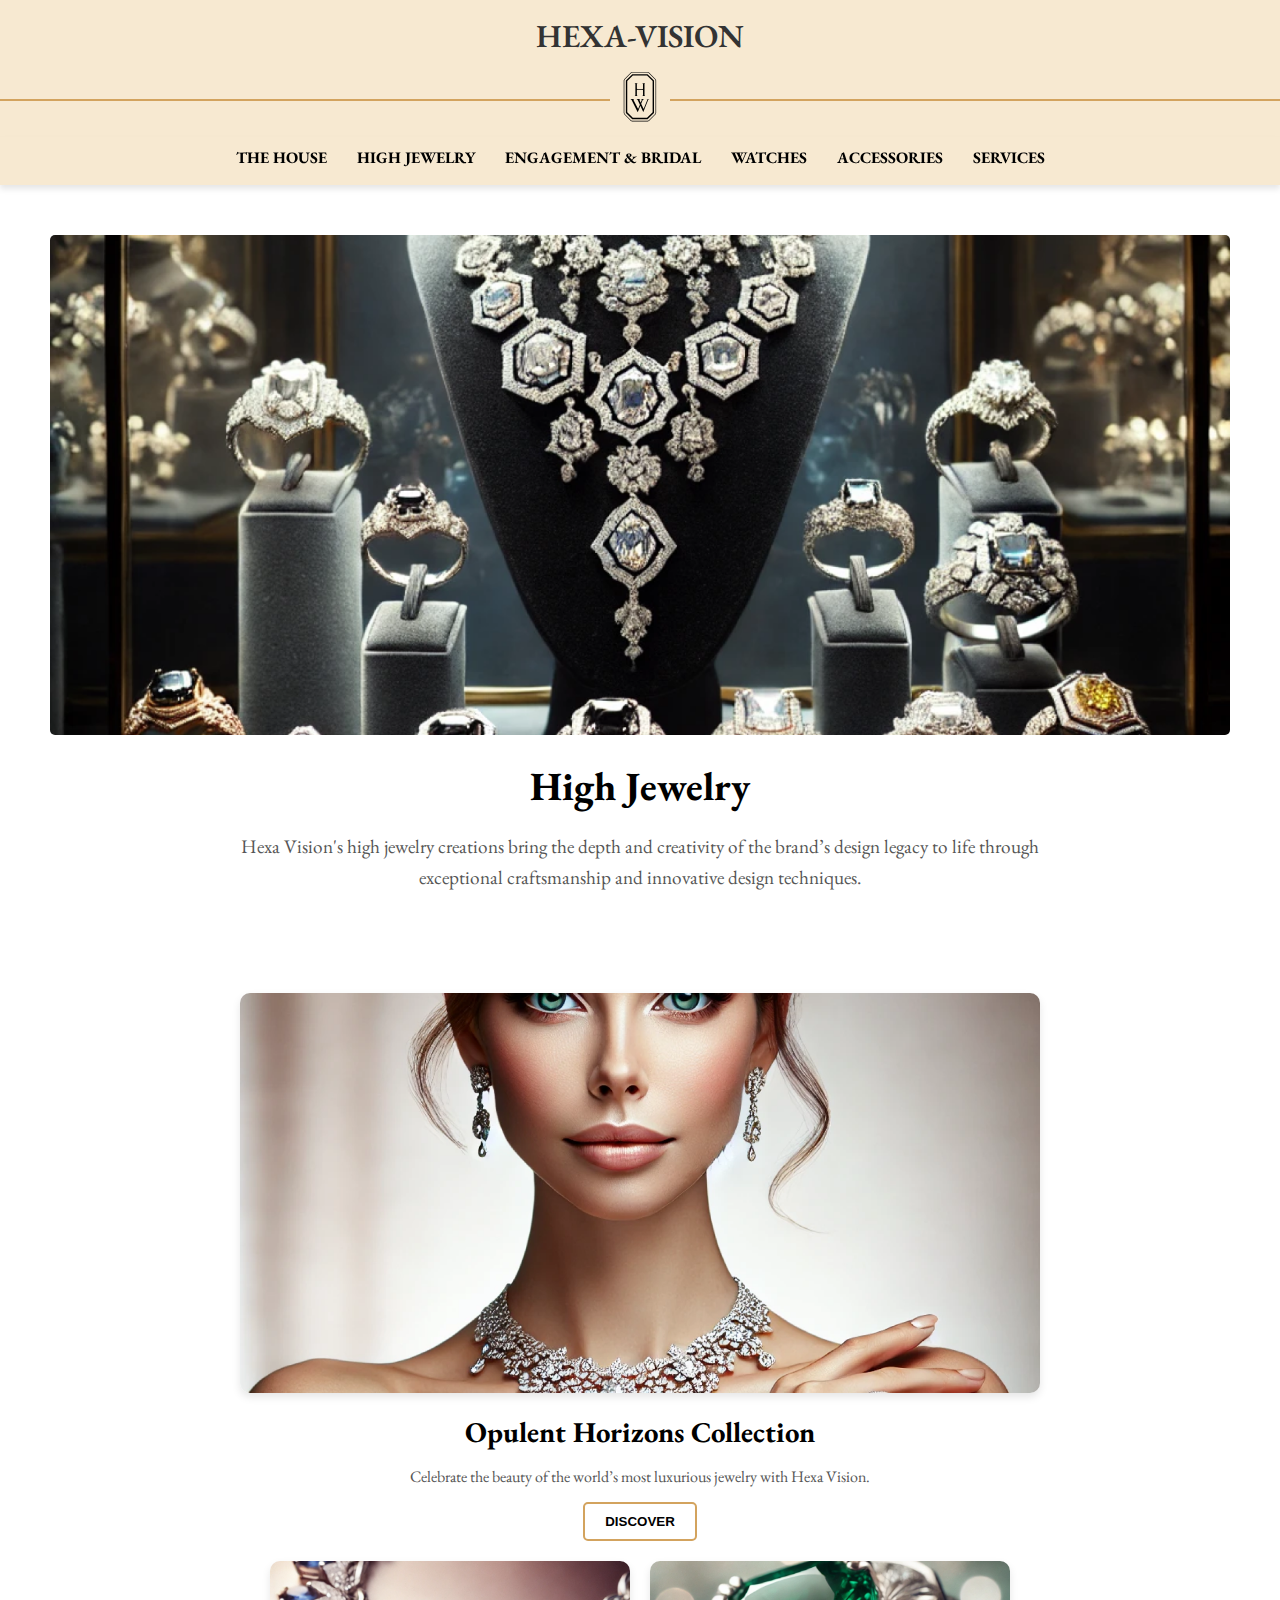
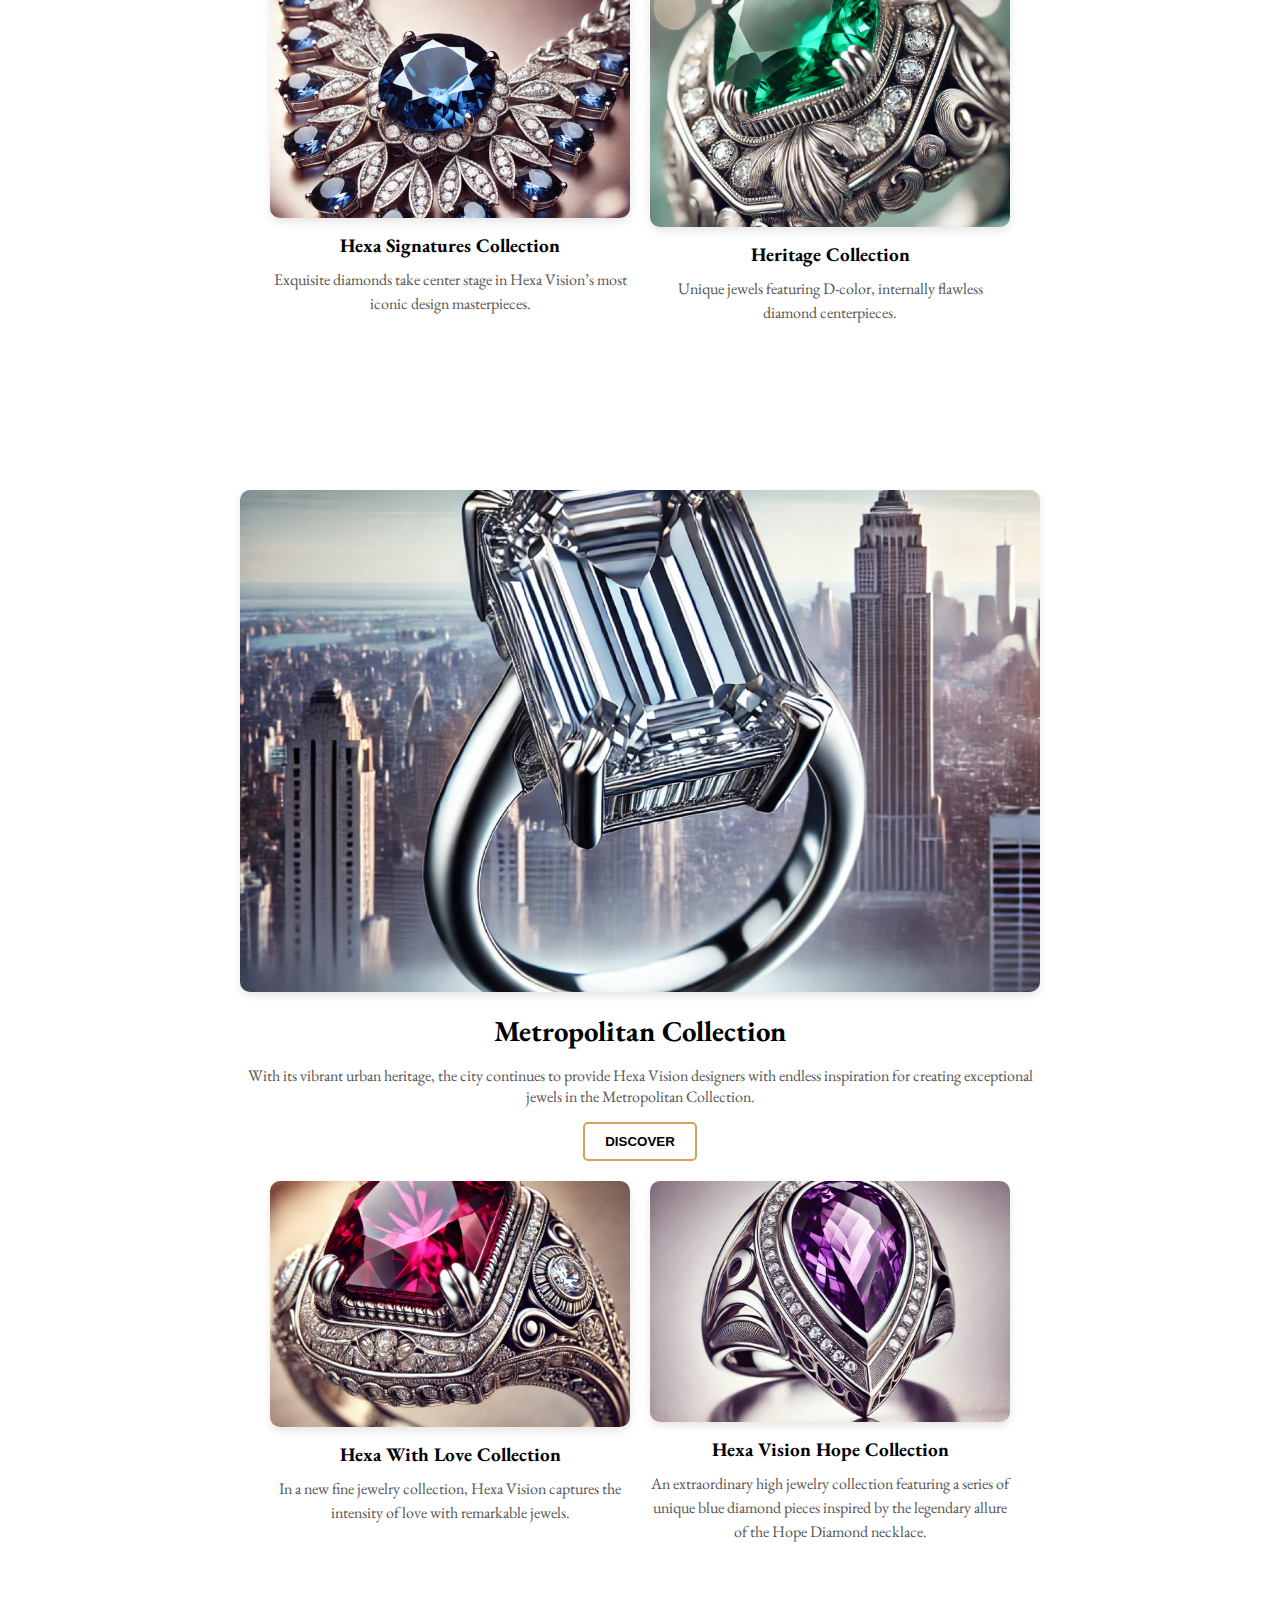
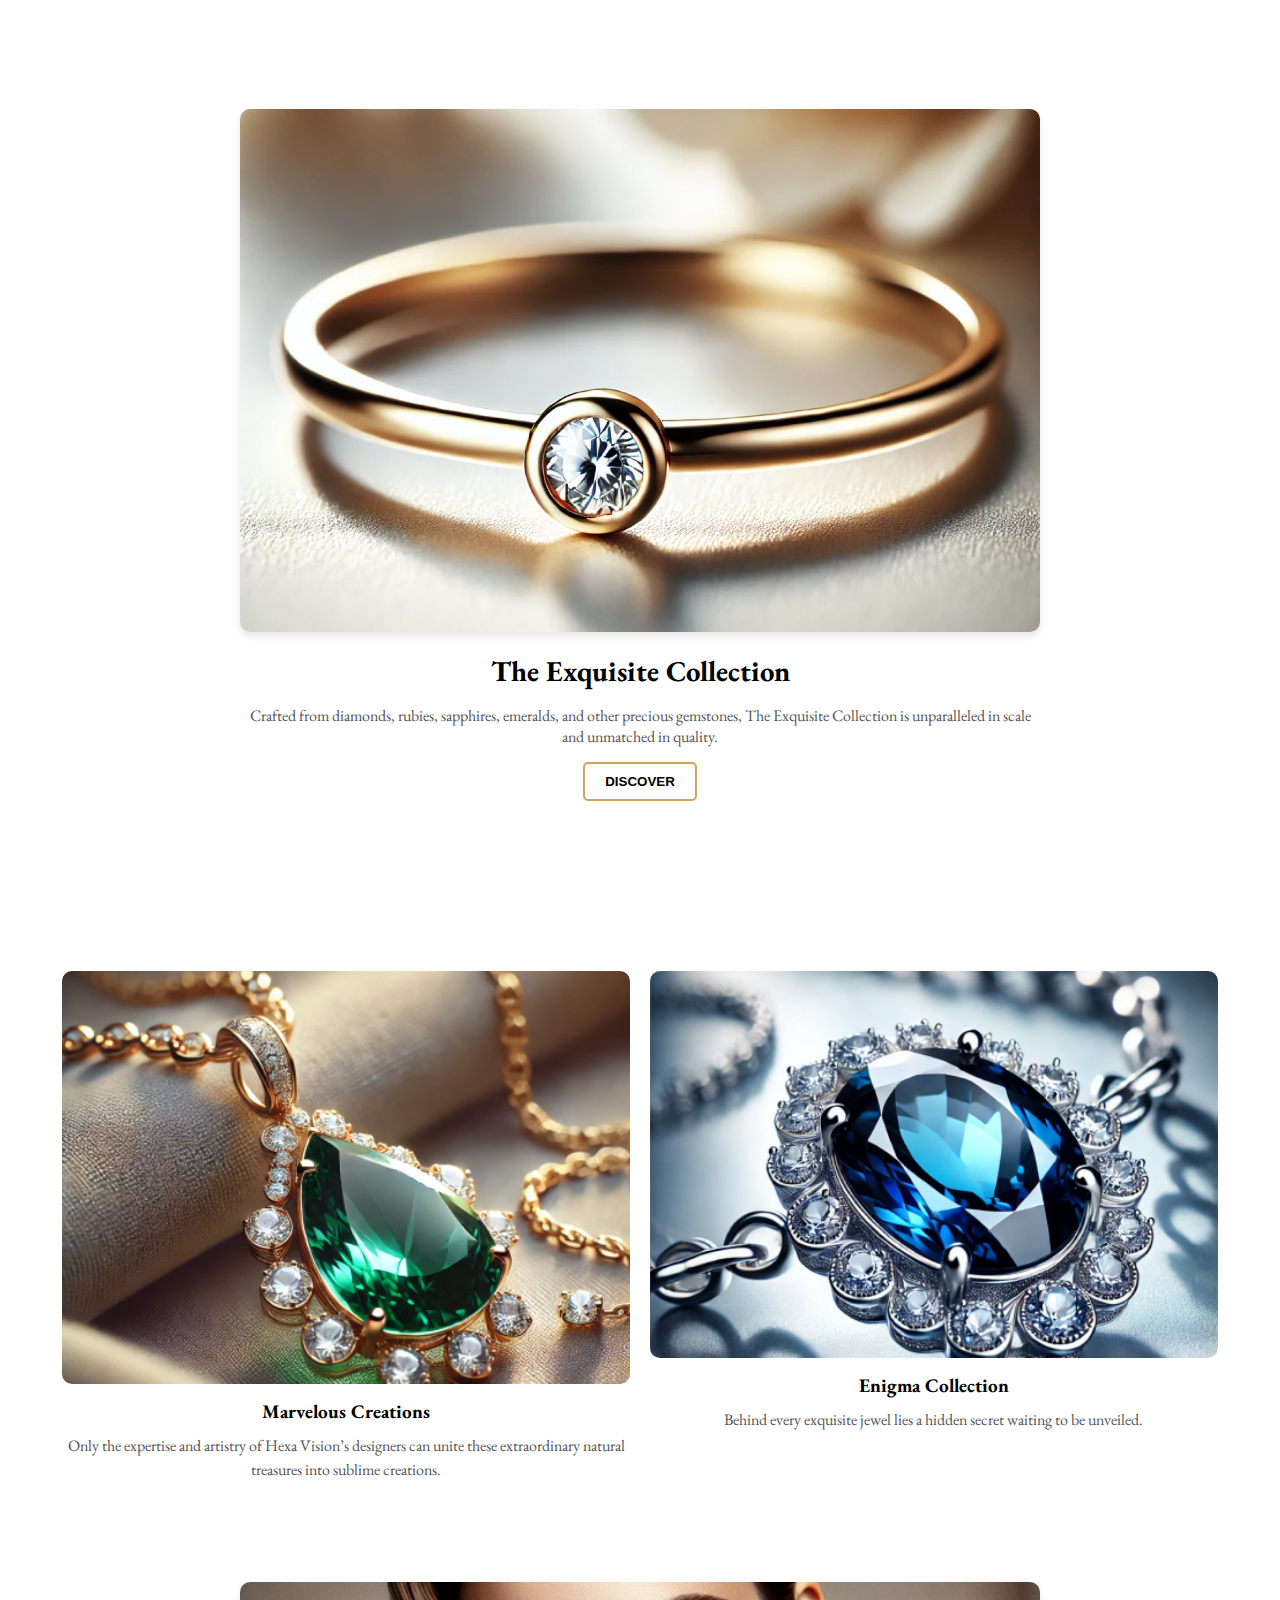
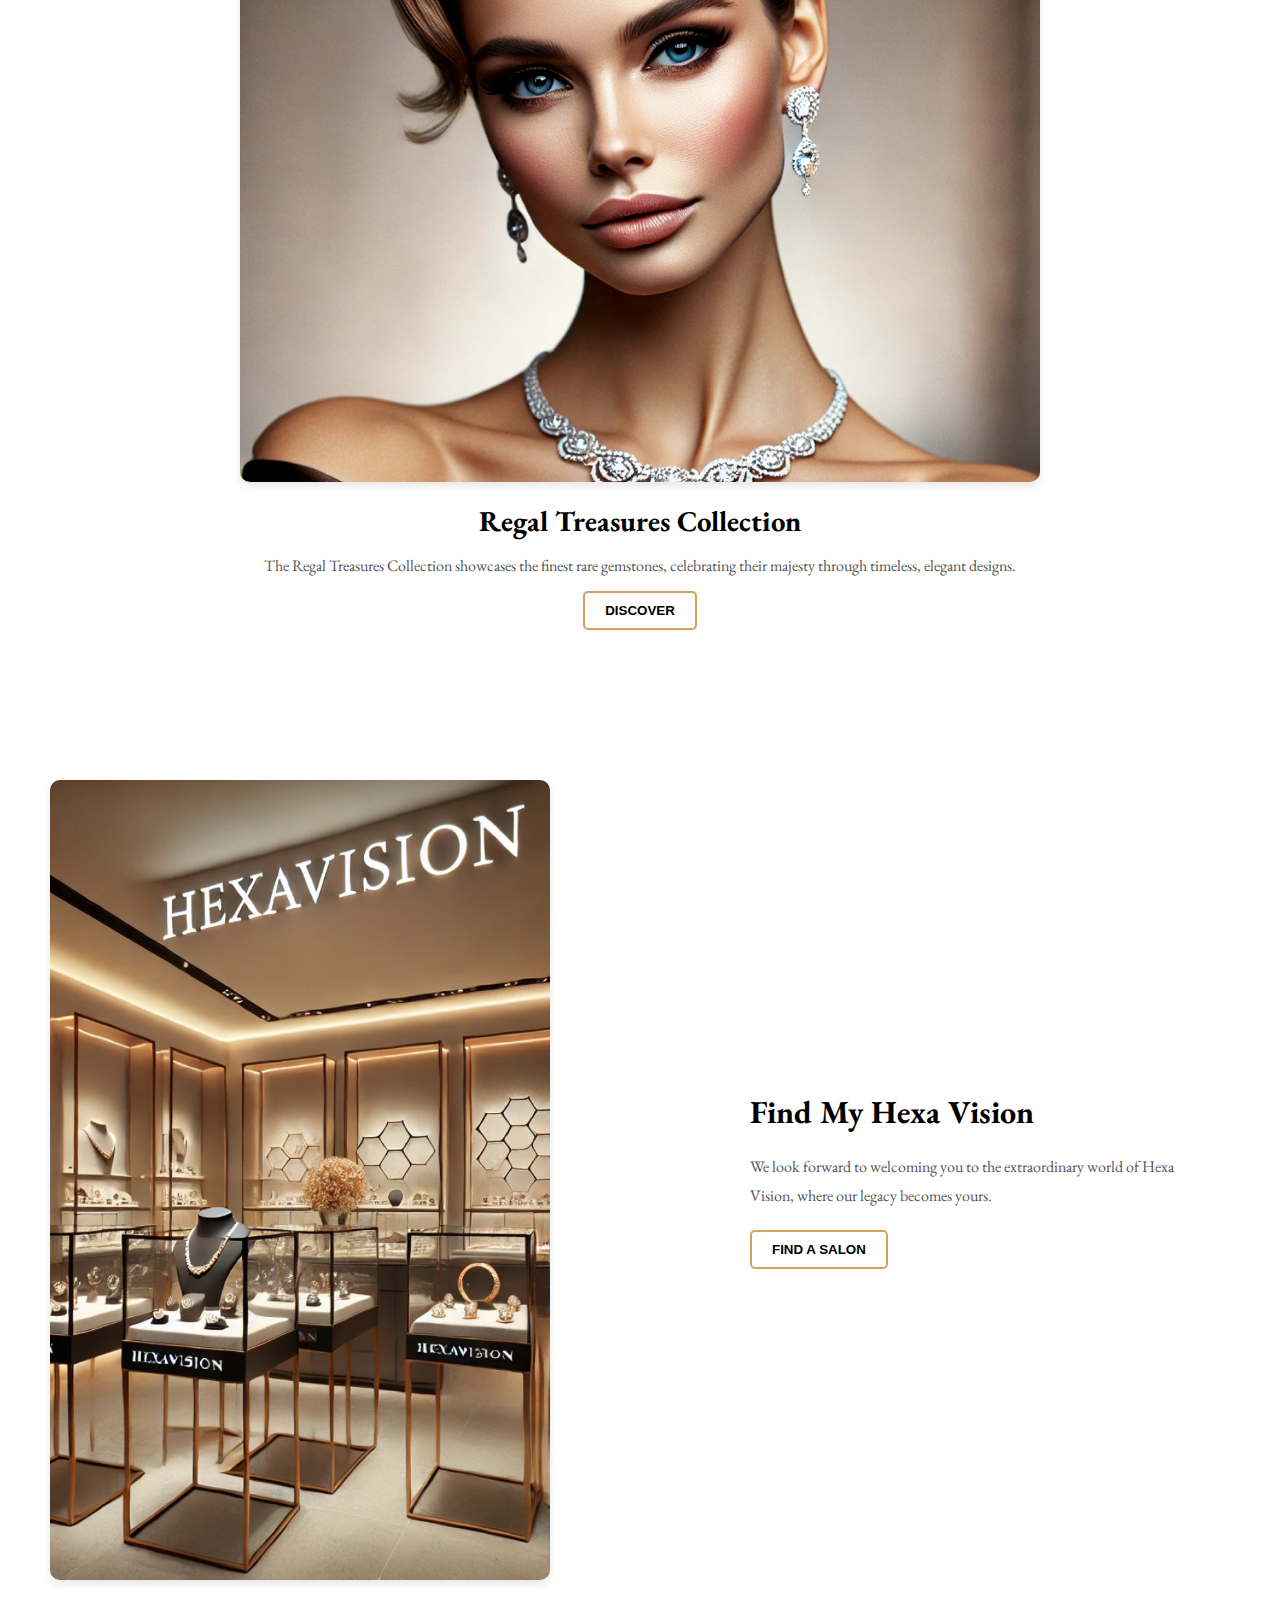
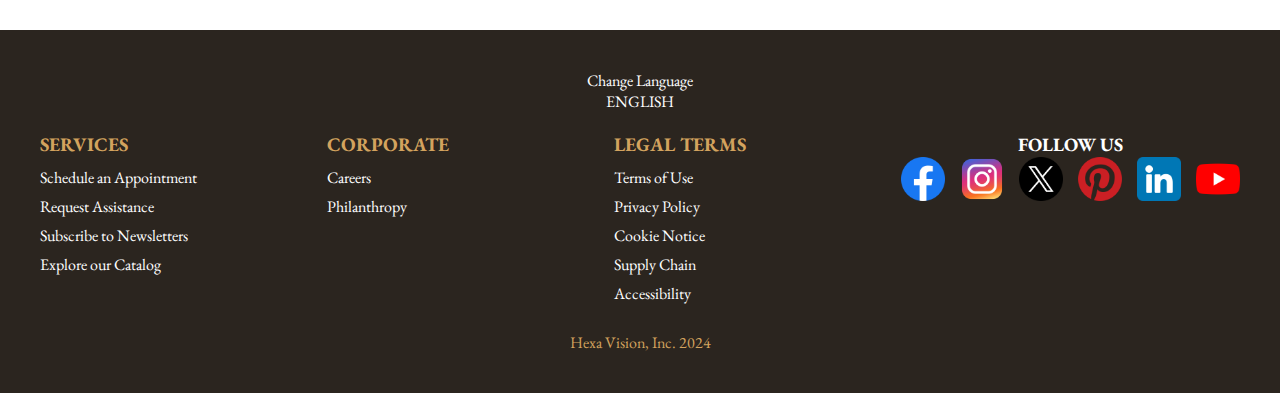
<file: meteHighJewelry.html>
<!DOCTYPE html>
<html lang="en">
<head>
    <meta charset="UTF-8">
    <meta name="viewport" content="width=device-width, initial-scale=1.0">
    <title>Hexa Vision - High Jewelry</title>
    <link href="https://fonts.googleapis.com/css2?family=EB+Garamond:wght@400;600&display=swap" rel="stylesheet">
    <link rel="stylesheet" href="meteHighJewelry.css">
</head>
<body>
    <header class="custom-header">
        <!-- Mobile menu icon for opening sidebar in mobile view -->
        <span class="mobile-menu-icon" onclick="openSidebar()">&#9776;</span>
        <h1>HEXA-VISION</h1>
        <div class="divider-container">
          <div class="divider-line"></div>
          <div class="logo-container">
            <!-- SVG logo embedded here -->
            <svg
              xmlns="http://www.w3.org/2000/svg"
              width="50"
              height="50"
              viewBox="0 0 28 43"
              fill-rule="evenodd"
            >
              <path
                d="M20.63 0H7.198L6.17.426.427 6.14 0 7.164v28.183l.427 1.023 5.744 5.716 1.027.424H20.68l1.026-.424 5.742-5.716.428-1.023V7.164L27.45 6.14 21.708.426 20.682 0h-.052zm-.054.526l.838.343 5.592 5.568.344.832v27.97l-.344.833-5.592 5.568-.838.342H7.305l-.838-.342-5.592-5.568-.348-.833V7.27l.348-.832L6.467.87l.838-.343h13.27zm-2.3 9.382l.014-.005c.053 0 .095-.04.095-.092V9.7c0-.05-.042-.093-.095-.093h-.43V9.6h-1.275v.003h-.437c-.054 0-.095.04-.095.093v.1c0 .05.04.095.095.095l.013.005c.232 0 .42.186.42.416l.005-.018V14.2h-.005c0 .257-.17.46-.386.48h-4.5c-.206-.018-.372-.2-.386-.45V10.3a.42.42 0 0 1 .418-.391l.014-.005c.054 0 .096-.04.096-.092V9.7c0-.05-.042-.093-.096-.093h-.43V9.6h-1.274v.003H9.6c-.054 0-.095.04-.095.093v.1c0 .05.04.095.095.095l.013.005a.42.42 0 0 1 .419.416l.004-.018-.004 9.673a.42.42 0 0 1-.419.416L9.6 20.4c-.054 0-.095.04-.095.093v.1c0 .048.04.092.095.092h.436v.002h1.705c.054 0 .096-.042.096-.093v-.1c0-.053-.042-.096-.096-.096h-.014a.42.42 0 0 1-.418-.39v-4.236c.014-.218.15-.398.33-.44h4.62c.2.045.332.24.332.474l.005-.012v4.2l-.005-.02c0 .23-.187.416-.42.416l-.013.007c-.054 0-.095.04-.095.093v.1c0 .048.04.092.095.092h.437v.002h1.706c.053 0 .095-.042.095-.093v-.1c0-.053-.042-.096-.095-.096h-.014a.42.42 0 0 1-.417-.4V10.3c.01-.217.194-.4.417-.4M21.8 23.34h-1.97a.1.1 0 0 0-.096.096v.1c0 .053.046.093.096.093l.35.003h.054c.18 0 .2.057.1.327l-3.04 7.46s-.066.15-.194.15c-.115 0-.194-.123-.2-.147l-1.876-4.142 1.386-3.45s.1-.23.6-.23l.114-.002c.053 0 .095-.04.095-.096v-.1c0-.05-.042-.093-.095-.093H15.12c-.05 0-.094.044-.094.093v.1c0 .054.043.096.094.096l.35.002h.054c.182 0 .202.057.093.328l-.945 2.328c-.014.018-.036.038-.07.038s-.064-.03-.074-.048L13.43 23.83c-.13-.233-.05-.23.125-.23h.28l.2-.002c.05 0 .095-.04.095-.096v-.1c0-.05-.044-.093-.095-.093h-2.7c-.054 0-.1.044-.1.093v.1c0 .054.046.096.1.096l.114.002c.372 0 .47.242.47.242l1.975 4.307-1.362 3.348c-.035.04-.098.1-.173.1-.12 0-.175-.153-.175-.153s-.007.007-.015.02L8.4 24.116c-.087-.212-.27-.502-.096-.502h.28l.2-.002c.053 0 .098-.04.098-.096v-.1c0-.05-.045-.093-.098-.093H6.088c-.05 0-.094.044-.094.093v.1c0 .054.042.096.094.096l.116.002c.368 0 .467.242.467.242L11.93 34.3l.017.043s.034.06.088.06.1-.013.118-.06v.01l2.14-5.322 2.398 5.23.027.08s.03.058.087.058.1-.012.122-.062c.003-.005.01-.025.014-.052l4.138-10.4s.093-.23.594-.23l.114-.003c.05 0 .094-.04.094-.093v-.1c0-.05-.044-.096-.094-.096m-1.27-21.525l-.436-.002H7.36l-5.513 5.5v27.858l5.513 5.5h13.158l5.512-5.5V7.325L20.518 1.84zm4.34 32.43v.382l-4.82 4.797H7.86L3.04 34.65V7.765l4.82-4.798h12.178l4.82 4.798V34.27z"
              ></path>
            </svg>
          </div>
          <div class="divider-line"></div>
        </div>
      </header>

    <!-- Sticky Navbar Section -->
    <nav class="custom-navbar sticky-top">
        <a href="./index.html" class="nav-link">THE HOUSE</a>
        <a href="./meteHighJewelry.html" class="nav-link">HIGH JEWELRY</a>
        <a href="./KhantTiKyi.html" class="nav-link">ENGAGEMENT & BRIDAL</a>
        <a href="./AmirAlipour.html" class="nav-link">WATCHES</a>
        <a href="#" class="nav-link">ACCESSORIES</a>
        <a href="./LouFiles/Services(Lou).html" class="nav-link">SERVICES</a>
      </nav>

    <!-- Sidebar for Mobile View -->
    <div id="sidebar" class="sidebar">
        <span class="close-btn" onclick="closeSidebar()">&times;</span>
        <a href="./index.html">THE HOUSE</a>
        <a href="./meteHighJewelry.html">HIGH JEWELRY</a>
        <a href="./KhantTiKyi.html">ENGAGEMENT & BRIDAL</a>
        <a href="./AmirAlipour.html">WATCHES</a>
        <a href="#">ACCESSORIES</a>
        <a href="./LouFiles/Services(Lou).html">SERVICES</a>
      </div>

    <!-- High Jewelry Showcase Section -->
    <section class="showcase">
        <img src="meteimages/image 34.png" alt="High Jewelry Showcase">
        <h1>High Jewelry</h1>
        <p>Hexa Vision's high jewelry creations bring the depth and creativity of the brand’s design legacy to life through exceptional craftsmanship and innovative design techniques.</p>
    </section>

    <!-- Opulent Horizons Collection -->
    <section class="collections">
        <div class="collection">
            <img src="meteimages/image 25.png" alt="Opulent Horizons Collection">
            <h2>Opulent Horizons Collection</h2>
            <p>Celebrate the beauty of the world’s most luxurious jewelry with Hexa Vision.</p>
            <button>DISCOVER</button>
            <div class="sub-collections">
                <div class="sub-collection-item">
                    <img src="meteimages/image 24.png" alt="Hexa Signatures Collection">
                    <h3>Hexa Signatures Collection</h3>
                    <p>Exquisite diamonds take center stage in Hexa Vision’s most iconic design masterpieces.</p>
                </div>
                <div class="sub-collection-item">
                    <img src="meteimages/image 23.png" alt="Heritage Collection">
                    <h3>Heritage Collection</h3>
                    <p>Unique jewels featuring D-color, internally flawless diamond centerpieces.</p>
                </div>
            </div>
        </div>
    </section>

    <!-- Metropolitan Collection -->
    <section class="collections">
        <div class="collection">
            <img src="meteimages/image 46.png" alt="Metropolitan Collection">
            <h2>Metropolitan Collection</h2>
            <p>With its vibrant urban heritage, the city continues to provide Hexa Vision designers with endless inspiration for creating exceptional jewels in the Metropolitan Collection.</p>
            <button>DISCOVER</button>
            <div class="sub-collections">
                <div class="sub-collection-item">
                    <img src="meteimages/image 26.png" alt="Hexa With Love Collection">
                    <h3>Hexa With Love Collection</h3>
                    <p>In a new fine jewelry collection, Hexa Vision captures the intensity of love with remarkable jewels.</p>
                </div>
                <div class="sub-collection-item">
                    <img src="meteimages/image 27.png" alt="Hexa Vision Hope Collection">
                    <h3>Hexa Vision Hope Collection</h3>
                    <p>An extraordinary high jewelry collection featuring a series of unique blue diamond pieces inspired by the legendary allure of the Hope Diamond necklace.</p>
                </div>
            </div>
        </div>
    </section>

    <!-- Exquisite Collection -->
    <section class="collections">
        <div class="collection">
            <img src="meteimages/image 22.png" alt="The Exquisite Collection">
            <h2>The Exquisite Collection</h2>
            <p>Crafted from diamonds, rubies, sapphires, emeralds, and other precious gemstones, The Exquisite Collection is unparalleled in scale and unmatched in quality.</p>
            <button>DISCOVER</button>
        </div>
    </section>

    <!-- Marvelous Creations and Enigma Collection -->
    <section class="collections">
        <div class="sub-collections">
            <div class="sub-collection-item">
                <img src="meteimages/image 28.png" alt="Marvelous Creations">
                <h3>Marvelous Creations</h3>
                <p>Only the expertise and artistry of Hexa Vision’s designers can unite these extraordinary natural treasures into sublime creations.</p>
            </div>
            <div class="sub-collection-item">
                <img src="meteimages/image 29.png" alt="Enigma Collection">
                <h3>Enigma Collection</h3>
                <p>Behind every exquisite jewel lies a hidden secret waiting to be unveiled.</p>
            </div>
        </div>
    </section>

    <!-- Regal Treasures Collection -->
    <section class="collections">
        <div class="collection">
            <img src="meteimages/image 30.png" alt="Regal Treasures Collection">
            <h2>Regal Treasures Collection</h2>
            <p>The Regal Treasures Collection showcases the finest rare gemstones, celebrating their majesty through timeless, elegant designs.</p>
            <button>DISCOVER</button>
        </div>
    </section>

    <!-- Find My Hexa Vision -->
    <section class="find-my-hexa">
        <div class="find-my-hexa-content">
            <img src="meteimages/image 33.png" alt="Hexa Vision Salon">
            <div class="find-my-hexa-text">
                <h2>Find My Hexa Vision</h2>
                <p>We look forward to welcoming you to the extraordinary world of Hexa Vision, where our legacy becomes yours.</p>
                <button>FIND A SALON</button>
            </div>
        </div>
    </section>
 <!-- Footer -->
    <footer class="footer">
        <div class="footer-container">
          <div class="footer-language">
            <span>Change Language</span>
            <p>ENGLISH</p>
            <div class="golden-line"></div>
          </div>
      
          <div class="footer-columns">
            <div class="footer-column">
              <h3>SERVICES</h3>
              <ul>
                <li><a href="#">Schedule an Appointment</a></li>
                <li><a href="#">Request Assistance</a></li>
                <li><a href="#">Subscribe to Newsletters</a></li>
                <li><a href="#">Explore our Catalog</a></li>
              </ul>
            </div>
      
            <div class="footer-column">
              <h3>CORPORATE</h3>
              <ul>
                <li><a href="#">Careers</a></li>
                <li><a href="#">Philanthropy</a></li>
              </ul>
            </div>
      
            <div class="footer-column">
              <h3>LEGAL TERMS</h3>
              <ul>
                <li><a href="#">Terms of Use</a></li>
                <li><a href="#">Privacy Policy</a></li>
                <li><a href="#">Cookie Notice</a></li>
                <li><a href="#">Supply Chain</a></li>
                <li><a href="#">Accessibility</a></li>
              </ul>
            </div>
    <!-- Social media icons -->
            <div class="footer-social">
              <h3>FOLLOW US</h3>
              <div class="social-icons">
                <a href="#"><img src="meteimages/facebook.png" alt="Facebook"></a>
                <a href="#"><img src="meteimages/instagram.png" alt="Instagram"></a>
                <a href="#"><img src="meteimages/twitter.png" alt="Twitter"></a>
                <a href="#"><img src="meteimages/pinterest.png" alt="Pinterest"></a>
                <a href="#"><img src="meteimages/linkedin.png" alt="LinkedIn"></a>
                <a href="#"><img src="meteimages/youtube.png" alt="YouTube"></a>
              </div>
            </div>
          </div>
      
          <div class="footer-bottom">
            <p>Hexa Vision, Inc. 2024</p>
          </div>
        </div>
      </footer>

  <!-- JavaScript for sidebar functionality -->
 <script>
  function openSidebar() {
    document.getElementById("sidebar").style.width = "250px";
  }
  function closeSidebar() {
    document.getElementById("sidebar").style.width = "0";
  }
</script>


</body>
</html>
</file>
<file: HighJewelry.css>
/* Basic Reset */
* {
    margin: 0;
    padding: 0;
    box-sizing: border-box;
}

body {
    font-family: "EB Garamond", serif;
    color: #333;
    background-color: #ffffff;
}

/* Header Section */
.custom-header {
    background-color: #f7e9d1;
    text-align: center;
    padding: 5px 0;
    font-family: "EB Garamond", serif;
    position: relative;
    z-index: 1000;
}

.custom-header h1 {
    font-size: 2rem;
    font-weight: 600;
    margin: 10px 0;
}

.divider-container {
    display: flex;
    align-items: center;
    justify-content: center;
}

.divider-line {
    flex: 1;
    height: 2px;
    background-color: #d3a35e;
}

.logo-container {
    padding: 5px;
}

/* Sticky Navbar */
.custom-navbar {
    background-color: #f7e9d1;
    display: flex;
    justify-content: center;
    padding: 10px 0;
    box-shadow: 0 4px 6px rgba(0, 0, 0, 0.1);
    position: sticky;
    top: 0;
    z-index: 1000;
}

.custom-navbar .nav-link {
    margin: 0 15px;
    font-size: 1rem;
    font-weight: bold;
    color: #000;
    text-decoration: none;
    transition: color 0.3s ease;
}



.custom-navbar .nav-link::after {
    content: "";
    display: block;
    width: 100%;
    height: 2px;
    background-color: #d3a35e;
    margin-top: 5px;
    transform: scaleX(0);
    transition: transform 0.3s;
}

.custom-navbar .nav-link:hover::after {
    transform: scaleX(1);
}

/* Sidebar for Mobile */
.sidebar {
    height: 100%;
    width: 0;
    position: fixed;
    top: 0;
    left: 0;
    background-color: #808080;
    overflow-x: hidden;
    transition: 0.3s ease-in-out;
    z-index: 1100;
    padding-top: 60px;
}

.sidebar a {
    display: block;
    font-size: 1rem;
    color: #fff;
    text-decoration: none;
    padding: 10px 20px;
    transition: color 0.3s;
}

.sidebar a:hover {
    color: #d3a35e;
}

.sidebar .close-btn {
    position: absolute;
    top: 10px;
    right: 15px;
    font-size: 1.5rem;
    cursor: pointer;
}

/* Mobile Header Adjustments */
.mobile-menu-icon {
    display: none;
}

@media (max-width: 768px) {
    .mobile-menu-icon {
        display: inline-block;
        position: absolute;
        left: 10px;
        top: 10px;
        font-size: 1.5rem;
        cursor: pointer;
    }

    .custom-navbar {
        display: none;
    }

    .divider-container,
    .logo-container {
        display: none;
    }
}

/* Showcase Section */
.showcase {
    text-align: center;
    padding: 50px;
    background: #ffffff;
}

.showcase img {
    width: 100%;
    max-height: 500px;
    object-fit: cover;
    border-radius: 5px;
}

.showcase h1 {
    font-size: 2.5em;
    margin: 20px 0;
    color: #000;
}

.showcase p {
    font-size: 1.2em;
    max-width: 800px;
    margin: 0 auto;
    line-height: 1.6;
    color: #555;
}

/* Collection Sections */
.collections {
    display: flex;
    flex-direction: column;
    align-items: center;
    padding: 50px 0;
    background-color: #ffffff;
}

.collection {
    width: 100%;
    max-width: 800px;
    text-align: center;
    margin-bottom: 50px;
}

.collection img {
    width: 100%;
    object-fit: cover;
    border-radius: 10px;
    box-shadow: 0 4px 8px rgba(0, 0, 0, 0.1);
}

.collection h2 {
    font-size: 1.8em;
    margin: 15px 0;
    color: #000;
}

.collection p {
    font-size: 1em;
    color: #555;
    margin-bottom: 15px;
}

.collection button {
    background-color: transparent;
    border: 2px solid #d3a35e;
    color: #000;
    font-weight: bold;
    padding: 10px 20px;
    border-radius: 5px;
    transition: all 0.3s ease-in-out;
    cursor: pointer;
}

.collection button:hover {
    background-color: #d3a35e;
    color: #fff;
}

/* Sub-collections */
.sub-collections {
    display: flex;
    justify-content: center;
    gap: 20px;
    margin-top: 20px;
}

.sub-collection-item {
    width: 45%;
    text-align: center;
}

.sub-collection-item img {
    width: 100%;
    height: auto;
    border-radius: 10px;
    object-fit: cover;
}

.sub-collection-item h3 {
    font-size: 1.2em;
    color: #000;
    margin: 10px 0;
}

.sub-collection-item p {
    font-size: 1em;
    color: #555;
    line-height: 1.5;
}

/* Footer Section */
.footer {
    background-color: #2b251f;
    color: #fff;
    padding: 40px;
}

.footer-container {
    max-width: 1200px;
    margin: 0 auto;
    text-align: center;
}

.footer-columns {
    display: flex;
    justify-content: space-between;
    margin-top: 20px;
    flex-wrap: wrap;
}

.footer-column {
    flex: 1 1 22%;
    text-align: left;
}

.footer-column h3 {
    font-size: 1.2rem;
    font-weight: bold;
    color: #d3a35e;
    margin-bottom: 10px;
}

.footer-column ul {
    list-style: none;
    padding: 0;
}

.footer-column ul li a {
    text-decoration: none;
    color: #fff;
    font-size: 1rem;
    display: block;
    margin-bottom: 8px;
    transition: color 0.3s;
}

.footer-column ul li a:hover {
    color: #d3a35e;
}

.footer-bottom {
    margin-top: 20px;
    color: #d3a35e;
    font-size: 1rem;
}

.footer-social {
    flex: 1 1 22%;
    margin-bottom: 20px;
    text-align: center;
    }

.footer-social img {
    width: 44px;
    height: 44px;
    transition: transform 0.3s ease-in-out;
}

.footer-social img:hover {
    transform: scale(1.1);
}

/* Responsive Footer Design */
@media (max-width: 768px) {
    .footer-columns {
        flex-direction: column;
        align-items: center;
    }

    .footer-column {
        flex: 1 1 100%;
        margin-bottom: 20px;
        text-align: center;
    }

    .footer-social {
        justify-content: center;
    }
}

/* Responsive Design for Showcase */
@media (max-width: 768px) {
    .showcase img {
        max-height: 300px;
    }

    .sub-collections {
        flex-direction: column;
        gap: 10px;
    }

    .find-my-hexa-content {
        flex-direction: column;
        text-align: center;
    }

    .find-my-hexa-text {
        text-align: center;
        padding: 10px;
    }

    .find-my-hexa-text h2 {
        font-size: 1.5em;
    }

    .find-my-hexa-text p {
        font-size: 0.9em;
    }

    .footer-columns {
        flex-direction: column;
        align-items: center;
    }

    .footer-column {
        flex: 1 1 100%;
        margin-bottom: 20px;
        text-align: center;
    }

    .footer-social {
        justify-content: center;
    }
}
.social-icons {
    display: flex;
    justify-content: center;
    gap: 15px;
    }
    
    .social-icons img {
    width: 44px;
    height: 44px;
    transition: transform 0.3s;
    }
    
    .social-icons img:hover {
    transform: scale(1.1); /* Slight zoom effect */
    }

/* Find My Hexa Vision Section */
.find-my-hexa {
    background: #ffffff;
    padding: 50px;
    text-align: center;
}

.find-my-hexa-content {
    display: flex;
    justify-content: space-between;
    align-items: center;
    gap: 20px;
    flex-wrap: wrap;
    max-width: 1200px;
    margin: 0 auto;
}

.find-my-hexa-content img {
    width: 100%;
    max-width: 500px;
    border-radius: 10px;
    box-shadow: 0 4px 8px rgba(0, 0, 0, 0.1);
}

.find-my-hexa-text {
    max-width: 500px;
    text-align: left;
    padding: 20px;
}

.find-my-hexa-text h2 {
    font-size: 2em;
    color: #000;
    margin-bottom: 20px;
}

.find-my-hexa-text p {
    font-size: 1em;
    color: #555;
    line-height: 1.8;
    margin-bottom: 20px;
}

.find-my-hexa-text button {
    background-color: transparent;
    border: 2px solid #d3a35e;
    color: #000;
    font-weight: bold;
    padding: 10px 20px;
    border-radius: 5px;
    transition: all 0.3s ease;
    cursor: pointer;
}

.find-my-hexa-text button:hover {
    background-color: #d3a35e;
    color: #fff;
}

/* Footer Language Section */
.footer-language {
    text-align: center;
    margin-bottom: 40px;
}

.footer-language span {
    font-size: 1rem;
    font-weight: 600;
}

.footer-language p {
    font-size: 1rem;
    font-weight: bold;
    color: #d3a35e;
    margin: 10px 0;
}

.golden-line {
    width: 80px;
    height: 2px;
    background-color: #d3a35e;
    margin: 10px auto;
}

/* Buttons Across Site */
.collection button,
.find-my-hexa-text button {
    background-color: transparent;
    border: 2px solid #d3a35e;
    color: #000;
    font-weight: bold;
    padding: 10px 20px;
    border-radius: 5px;
    transition: all 0.3s ease-in-out;
    cursor: pointer;
}

.collection button:hover,
.find-my-hexa-text button:hover {
    background-color: #d3a35e;
    color: #fff;
}

/* Social Media Icon Transitions */
.footer-social img {
    transition: transform 0.3s ease-in-out;
}

.footer-social img:hover {
    transform: scale(1.1);
}

/* Sidebar Transitions */
.sidebar {
    height: 100%;
    width: 0;
    position: fixed;
    top: 0;
    left: 0;
    background-color: #808080;
    overflow-x: hidden;
    transition: 0.3s ease-in-out;
    z-index: 1200;
    padding-top: 60px;
}

.sidebar a {
    display: block;
    font-size: 1rem;
    color: #fff;
    text-decoration: none;
    padding: 10px 20px;
    transition: color 0.3s;
}

.sidebar a:hover {
    color: #d3a35e;
}

.sidebar .close-btn {
    position: absolute;
    top: 15px;
    right: 15px;
    font-size: 1.5rem;
    cursor: pointer;
    color: #fff;
}

/* Mobile-Specific Adjustments */
@media (max-width: 768px) {
    .sidebar a {
        font-size: 1rem;
    }
}
</file>
<file: KhantTiKyi.css>
/* General Reset */
body, html {
    margin: 0;
    padding: 0;
    font-family: 'Arial', sans-serif;
    box-sizing: border-box;
}

/* Body Styling */
body {
    line-height: 1.6;
    background-color: #fff;
    color: #333;
    font-family: "EB Garamond, serif";
}

/* Updated Header Styling */
.custom-header {
    background-color: #f7e9d1;
    text-align: center;
    padding: 5px 0;
    font-family: "EB Garamond", serif;
    position: relative;
    z-index: 1000;
  }
  .custom-header h1 {
    font-family: "EB Garamond", serif;
    font-weight: 600;
    font-size: 2rem;
    margin-bottom: 0;
  }
  .divider-container {
    display: flex;
    align-items: center;
    justify-content: center;
  }
  .divider-line {
    border-top: 1px solid #d3a35e;
    margin: 5px 20px;
    flex: 1;
  }
  .logo-container {
    display: inline-block;
    padding: 5px;
  }

  /* Navbar styling for desktop */
  .custom-navbar {
    position: sticky;
    top: 0; /* Sticks to the top */
    z-index: 1030; /* Ensures it stays above other elements */
    background-color: #f7e9d1; /* Background color to avoid transparency issues */
    font-family: "EB Garamond", serif;
    text-align: center;
    padding: 10px 0;
    box-shadow: 0 4px 6px rgba(0, 0, 0, 0.1);
  }

  .custom-navbar .nav-link {
    font-size: 1rem;
    font-weight: bold;
    color: #000;
    text-decoration: none;
    margin: 0 15px;
    display: inline-block;
  }
  .custom-navbar .nav-link:hover {
    color: #000;
  }
  .custom-navbar .nav-link::after {
    content: "";
    display: block;
    width: 100%;
    height: 2px;
    background-color: #d3a35e;
    margin-top: 5px;
    transform: scaleX(0);
    transition: transform 0.3s;
  }
  .custom-navbar .nav-link:hover::after {
    transform: scaleX(1);
  }

  /* Mobile-specific styles */
  .mobile-menu-icon {
    display: none; /* Hide by default */
  }

  @media (max-width: 768px) {
    /* Hide the desktop navbar, dividers, and logo */
    .divider-container,
    .logo-container,
    .custom-navbar {
      display: none;
    }
    /* Show the mobile menu icon only on mobile */
    .mobile-menu-icon {
      display: inline-block;
      position: absolute;
      left: 10px;
      top: 10px;
      font-size: 1.5rem;
      cursor: pointer;
    }
  }

  /* Sidebar menu for mobile */
  .sidebar {
    height: 100%;
    width: 0;
    position: fixed;
    top: 0;
    left: 0;
    background-color: #808080; /* Champagne color */
    overflow-x: hidden;
    transition: 0.3s;
    padding-top: 60px;
    z-index: 1001;
  }
  .sidebar a {
    padding: 8px 16px;
    text-decoration: none;
    font-size: 1.2rem;
    font-family: "EB Garamond", serif;
    color: #000;
    display: block;
    transition: 0.3s;
  }
  .sidebar a:hover {
    color: #d3a35e;
  }
  .sidebar .close-btn {
    position: absolute;
    top: 10px;
    right: 15px;
    font-size: 1.5rem;
    cursor: pointer;
  }

/* Hero Section */
/* Updated Hero Styling */
.hero {
    display: flex;
    justify-content: center;
    align-items: center;
    height: 400px; /* Ensure consistent height */
    background: url('Khant_images/main\ pic.webp') center/cover no-repeat;
    position: relative;
}

.hero-content {
    text-align: center; /* Center-align text */
    margin-top: 20px; /* Add space between the image and text */
    font-family: "EB Garamond", serif;
}

.hero-content h1 {
    font-size: 2.5rem;
    margin-bottom: 10px;
    color: #333; /* Adjust color for readability */
    font-family: "EB Garamond", serif;
}

.hero-content p {
    font-size: 1.2rem;
    margin-bottom: 20px;
    color: #555; /* Adjust color for readability */
    font-family: "EB Garamond", serif;
}

.cta-button {
    padding: 10px 20px;
    background-color: #d3a35e;
    color: #fff;
    border-radius: 5px;
    font-weight: bold;
    text-transform: uppercase;
    text-decoration: none;
    transition: background-color 0.3s;
    font-family: "EB Garamond", serif;
}

.cta-button:hover {
    background-color: #b08d5c;
}

/* Section Styling */
.section {
    padding: 50px 20px;
    text-align: center;
}

.section h2 {
    font-size: 2.5rem;
    margin-bottom: 20px;
    color: #000;
    font-family: "EB Garamond", serif;
}

.section p {
    font-size: 1.1rem;
    margin-bottom: 20px;
    color: #555;
    font-family: "EB Garamond", serif;
}
/* Wedding Day Jewels Section */
.wedding-day-jewels-section {
    padding: 50px 20px;
    text-align: center;
    /* No background color to preserve the existing background */
}

.jewels-title h2 {
    font-size: 2.5rem;
    color: #333;
    margin-bottom: 10px;
    font-family: "EB Garamond", serif;
}

.jewels-title p {
    font-size: 1.2rem;
    color: #555;
    margin-bottom: 40px;
    font-family: "EB Garamond", serif;
}

/* Jewels Content */
.jewels-content {
    display: flex;
    justify-content: center;
    align-items: flex-start;
    gap: 40px;
    flex-wrap: wrap; /* Responsive stacking */
    font-family: "EB Garamond", serif;
}

/* Jewel Card */
.jewel-card {
    background: #fff;
    border-radius: 10px;
    box-shadow: 0 4px 8px rgba(0, 0, 0, 0.1);
    overflow: hidden;
    transition: transform 0.3s, box-shadow 0.3s;
    max-width: 300px;
    text-align: center;
}

.jewel-card:hover {
    transform: translateY(-5px);
    box-shadow: 0 6px 12px rgba(0, 0, 0, 0.2);
}

.jewel-image {
    width: 100%;
    height: auto;
    border-bottom: 1px solid #ddd;
    transition: transform 0.3s ease-in-out;
}

.jewel-card:hover .jewel-image {
    transform: scale(1.1);
}

.jewel-details {
    padding: 20px;
}

.jewel-details h3 {
    font-size: 1.5rem;
    color: #333;
    margin-bottom: 10px;
}

.jewel-details p {
    font-size: 1rem;
    color: #555;
    margin-bottom: 15px;
}

.cta-button {
    padding: 10px 20px;
    background-color: #d3a35e;
    color: #fff;
    border-radius: 5px;
    font-weight: bold;
    text-transform: uppercase;
    text-decoration: none;
    transition: background-color 0.3s ease;
}

.cta-button:hover {
    background-color: #b08d5c;
}

/* Responsive Design */
@media (max-width: 768px) {
    .jewels-content {
        flex-direction: column;
        align-items: center;
    }

    .jewel-card {
        max-width: 90%;
    }
}

/* Cards */
.cards {
    display: flex;
    justify-content: center;
    gap: 20px;
    flex-wrap: wrap;
    margin-top: 20px;
}

.card {
    background: #fff;
    border: 1px solid #ddd;
    border-radius: 10px;
    width: 300px;
    padding: 20px;
    box-shadow: 0 2px 5px rgba(0, 0, 0, 0.1);
    text-align: center;
    transition: transform 0.3s, box-shadow 0.3s;
}

.card:hover {
    transform: translateY(-5px);
    box-shadow: 0 4px 10px rgba(0, 0, 0, 0.2);
}

.card img {
    width: 100%;
    height: auto;
    border-radius: 10px;
}

.card h3 {
    font-size: 1.5rem;
    margin: 15px 0;
    color: #000;
}

.card p {
    font-size: 1rem;
    color: #555;
}

.card a {
    display: inline-block;
    text-decoration: none;
    padding: 10px 20px;
    background-color: #a5845b;
    color: #fff;
    border-radius: 5px;
    margin-top: 10px;
    transition: background-color 0.3s;
}

.card a:hover {
    background-color: #8e6d4e;
}

.bridal-guide-section {
    display: flex;
    align-items: center;
    gap: 30px;
    padding: 50px 20px;
    flex-wrap: wrap; /* Ensures responsiveness for smaller screens */
}

.bridal-guide-section .guide-image {
    flex: 1;
    max-width: 50%; /* Adjust width to balance layout */
    position: relative; /* Necessary for animation */
}

.bridal-guide-section .guide-image img {
    width: 100%;
    border-radius: 10px;
    box-shadow: 0 4px 6px rgba(0, 0, 0, 0.1);
    animation: fadeInImage 1.5s ease-out; /* Add fade-in animation */
}

@keyframes fadeInImage {
    from {
        opacity: 0;
        transform: scale(0.9);
    }
    to {
        opacity: 1;
        transform: scale(1);
    }
}

.bridal-guide-section .guide-text {
    flex: 1;
    max-width: 50%; /* Adjust width to balance layout */
    text-align: left;
    color: #555;
}

.bridal-guide-section .guide-text h2 {
    font-size: 2.5rem;
    margin-bottom: 20px;
    color: #333;
}

.bridal-guide-section .guide-text p {
    font-size: 1.2rem;
    margin-bottom: 20px;
    line-height: 1.6;
}

.bridal-guide-section .guide-text a {
    display: inline-block;
    padding: 10px 20px;
    background-color: #d3a35e;
    color: #fff;
    border-radius: 5px;
    text-decoration: none;
    font-weight: bold;
    transition: background-color 0.3s ease;
}

.bridal-guide-section .guide-text a:hover {
    background-color: #b08d5c;
}

/* Responsive Design */
@media (max-width: 768px) {
    .bridal-guide-section {
        flex-direction: column; /* Stack content vertically on smaller screens */
        text-align: center; /* Center-align text */
    }

    .bridal-guide-section .guide-image,
    .bridal-guide-section .guide-text {
        max-width: 100%;
    }

    .bridal-guide-section .guide-text {
        text-align: center;
    }
}

/* Jewel Cards */
.jewel-cards {
    display: flex;
    justify-content: center;
    align-items: flex-start;
    gap: 40px;
    margin-top: 20px;
    flex-wrap: wrap; /* Ensures responsiveness */
}

.jewel-card {
    background-color: #fff;
    border: 1px solid #ddd;
    border-radius: 10px;
    text-align: center;
    padding: 20px;
    box-shadow: 0 4px 8px rgba(0, 0, 0, 0.1);
    transition: transform 0.3s, box-shadow 0.3s;
    width: 300px;
}

.jewel-card img {
    width: 100%;
    height: auto;
    border-radius: 10px;
    transition: transform 0.3s ease;
    margin-bottom: 15px;
}

.jewel-card h3 {
    font-size: 1.5rem;
    color: #333;
    margin-bottom: 10px;
}

.jewel-card p {
    font-size: 1rem;
    color: #555;
    margin-bottom: 15px;
}

.jewel-card a {
    display: inline-block;
    text-decoration: none;
    background-color: #d3a35e;
    color: #fff;
    font-weight: bold;
    padding: 10px 20px;
    border-radius: 5px;
    transition: background-color 0.3s ease;
}

.jewel-card:hover {
    transform: translateY(-5px);
    box-shadow: 0 6px 15px rgba(0, 0, 0, 0.2);
}

.jewel-card a:hover {
    background-color: #b08d5c;
}

@media (max-width: 768px) {
    .jewel-cards {
        flex-direction: column;
        align-items: center;
    }

    .jewel-card {
        width: 90%; /* Adjusts the card width for smaller screens */
    }
}


/* Full-width and full-screen image */
.full-width-img {
    width: 100%;
    height: auto;
    border-radius: 10px;
}

.full-screen-img {
    width: 100%;
    max-height: 500px;
    object-fit: cover;
    border-radius: 10px;
}

/* Find Salon Section */
.find-salon {
    display: flex;
    flex-wrap: wrap;
    justify-content: space-between;
    align-items: center;
    gap: 20px;
    padding: 50px 20px;
    background-color: #f7f4ee;
}

.find-salon-text {
    flex: 1 1 50%;
    text-align: left;
    padding: 20px;
}

.store-img {
    flex: 1 1 45%;
    text-align: center;
}

.store-img img {
    width: 100%;
    max-width: 450px;
    border-radius: 10px;
    box-shadow: 0 4px 6px rgba(0, 0, 0, 0.1);
}

/* Footer Styling */
.footer {
    background-color: #36332D; /* Dark background */
    color: #fff;
    font-family: "EB Garamond", serif;
    padding: 40px 20px;
    }
    
    .footer-container {
    max-width: 1200px;
    margin: 0 auto;
    display: flex;
    flex-direction: column;
    align-items: center;
    }
    
    /* Language Section */
    .footer-language {
    text-align: center;
    margin-bottom: 40px;
    }
    
    .footer-language span {
    font-size: 1rem;
    font-weight: 600;
    }
    
    .footer-language p {
    margin: 10px 0;
    font-size: 1rem;
    font-weight: bold;
    color: #d3a35e;
    }
    
    .golden-line {
    width: 80px;
    height: 2px;
    background-color: #d3a35e;
    margin: 10px auto;
    }
    
    /* Footer Columns */
    .footer-columns {
    display: flex;
    flex-wrap: wrap; 
    justify-content: space-between;
    text-align: left;
    width: 100%;
    }
    
    .footer-column {
    flex: 1 1 22%;
    margin-bottom: 20px;
    }
    
    .footer-column h3 {
    font-size: 1.2rem;
    font-weight: bold;
    margin-bottom: 10px;
    color: #d3a35e;
    }
    
    .footer-column ul {
    list-style: none;
    padding: 0;
    }
    
    .footer-column ul li {
    margin: 5px 0;
    }
    
    .footer-column ul li a {
    color: #fff;
    text-decoration: none;
    font-size: 1rem;
    transition: color 0.3s;
    }
    
    .footer-column ul li a:hover {
    color: #d3a35e;
    }
    
    /* Social Icons */
    .footer-social {
    flex: 1 1 22%;
    margin-bottom: 20px;
    text-align: center;
    }
    
    .social-icons {
    display: flex;
    justify-content: center;
    gap: 15px;
    }
    
    .social-icons img {
    width: 44px;
    height: 44px;
    transition: transform 0.3s;
    }
    
    .social-icons img:hover {
    transform: scale(1.1); 
    }
    
    /* Footer Bottom */
    .footer-bottom {
    text-align: center;
    margin-top: 20px;
    color: #d3a35e;
    font-size: 1rem;
    }
    
    /* Responsive Design */
    @media (max-width: 768px) {
    .footer-columns {
    flex-direction: column;
    align-items: center;
    text-align: center;
    }
    
    .footer-column {
    flex: 1 1 100%; 
    }
    
    .social-icons {
    justify-content: center;
    }
    }
  
/* Media Queries */
@media (max-width: 768px) {
    .cards {
        flex-direction: column;
        align-items: center;
    }

    .card {
        width: 90%;
    }

    .hero {
        height: 300px;
    }

    .hero-overlay h1 {
        font-size: 2rem;
    }

    .hero-overlay p {
        font-size: 1rem;
    }

    .find-salon {
        flex-direction: column;
        text-align: center;
    }

    .find-salon-text {
        text-align: center;
    }

    .store-img img {
        max-width: 300px;
    }
}
</file>
<file: meteHighJewelry.css>
/* Basic Reset */
* {
    margin: 0;
    padding: 0;
    box-sizing: border-box;
}

body {
    font-family: "EB Garamond", serif;
    color: #333;
    background-color: #ffffff;
}

/* Header Section */
.custom-header {
    background-color: #f7e9d1;
    text-align: center;
    padding: 5px 0;
    font-family: "EB Garamond", serif;
    position: relative;
    z-index: 1000;
}

.custom-header h1 {
    font-size: 2rem;
    font-weight: 600;
    margin: 10px 0;
}

.divider-container {
    display: flex;
    align-items: center;
    justify-content: center;
}

.divider-line {
    flex: 1;
    height: 2px;
    background-color: #d3a35e;
}

.logo-container {
    padding: 5px;
}

/* Sticky Navbar */
.custom-navbar {
    background-color: #f7e9d1;
    display: flex;
    justify-content: center;
    padding: 10px 0;
    box-shadow: 0 4px 6px rgba(0, 0, 0, 0.1);
    position: sticky;
    top: 0;
    z-index: 1000;
}

.custom-navbar .nav-link {
    margin: 0 15px;
    font-size: 1rem;
    font-weight: bold;
    color: #000;
    text-decoration: none;
    transition: color 0.3s ease;
}

.custom-navbar .nav-link::after {
    content: "";
    display: block;
    width: 100%;
    height: 2px;
    background-color: #d3a35e;
    margin-top: 5px;
    transform: scaleX(0);
    transition: transform 0.3s;
}

.custom-navbar .nav-link:hover::after {
    transform: scaleX(1);
}

/* Sidebar */
.sidebar {
    height: 100%;
    width: 0;
    position: fixed;
    top: 0;
    left: 0;
    background-color: #808080;
    overflow-x: hidden;
    transition: 0.3s ease-in-out;
    z-index: 1200;
    padding-top: 60px;
}

.sidebar a {
    display: block;
    font-size: 1rem;
    color: #000000;
    text-decoration: none;
    padding: 10px 20px;
    transition: color 0.3s;
}

.sidebar a:hover {
    color: #d3a35e;
}

.sidebar .close-btn {
    position: absolute;
    top: 15px;
    right: 15px;
    font-size: 1.5rem;
    cursor: pointer;
    color: #fff;
}

/* Mobile Header Adjustments */
.mobile-menu-icon {
    display: none;
}

@media (max-width: 768px) {
    .mobile-menu-icon {
        display: inline-block;
        position: absolute;
        left: 10px;
        top: 10px;
        font-size: 1.5rem;
        cursor: pointer;
    }

    .custom-navbar {
        display: none;
    }

    .divider-container,
    .logo-container {
        display: none;
    }
}

/* Showcase Section */
.showcase {
    text-align: center;
    padding: 50px;
    background: #ffffff;
}

.showcase img {
    width: 100%;
    max-height: 500px;
    object-fit: cover;
    border-radius: 5px;
}

.showcase h1 {
    font-size: 2.5em;
    margin: 20px 0;
    color: #000;
}

.showcase p {
    font-size: 1.2em;
    max-width: 800px;
    margin: 0 auto;
    line-height: 1.6;
    color: #555;
}

/* Collection Sections */
.collections {
    display: flex;
    flex-direction: column;
    align-items: center;
    padding: 50px 0;
    background-color: #ffffff;
}

.collection {
    width: 100%;
    max-width: 800px;
    text-align: center;
    margin-bottom: 50px;
}

.collection img {
    width: 100%;
    object-fit: cover;
    border-radius: 10px;
    box-shadow: 0 4px 8px rgba(0, 0, 0, 0.1);
}

.collection h2 {
    font-size: 1.8em;
    margin: 15px 0;
    color: #000;
}

.collection p {
    font-size: 1em;
    color: #555;
    margin-bottom: 15px;
}

.collection button {
    background-color: transparent;
    border: 2px solid #d3a35e;
    color: #000;
    font-weight: bold;
    padding: 10px 20px;
    border-radius: 5px;
    transition: all 0.3s ease-in-out;
    cursor: pointer;
}

.collection button:hover {
    background-color: #d3a35e;
    color: #fff;
}

/* Sub-collections */
.sub-collections {
    display: flex;
    justify-content: center;
    gap: 20px;
    margin-top: 20px;
}

.sub-collection-item {
    width: 45%;
    text-align: center;
}

.sub-collection-item img {
    width: 100%;
    height: auto;
    border-radius: 10px;
    object-fit: cover;
}

.sub-collection-item h3 {
    font-size: 1.2em;
    color: #000;
    margin: 10px 0;
}

.sub-collection-item p {
    font-size: 1em;
    color: #555;
    line-height: 1.5;
}

/* Footer Section */
.footer {
    background-color: #2b251f;
    color: #fff;
    padding: 40px;
}

.footer-container {
    max-width: 1200px;
    margin: 0 auto;
    text-align: center;
}

.footer-columns {
    display: flex;
    justify-content: space-between;
    margin-top: 20px;
    flex-wrap: wrap;
}

.footer-column {
    flex: 1 1 22%;
    text-align: left;
}

.footer-column h3 {
    font-size: 1.2rem;
    font-weight: bold;
    color: #d3a35e;
    margin-bottom: 10px;
}

.footer-column ul {
    list-style: none;
    padding: 0;
}

.footer-column ul li a {
    text-decoration: none;
    color: #fff;
    font-size: 1rem;
    display: block;
    margin-bottom: 8px;
    transition: color 0.3s;
}

.footer-column ul li a:hover {
    color: #d3a35e;
}

.footer-bottom {
    margin-top: 20px;
    color: #d3a35e;
    font-size: 1rem;
}

.footer-social {
    flex: 1 1 22%;
    margin-bottom: 20px;
    text-align: center;
}

.footer-social img {
    width: 44px;
    height: 44px;
    transition: transform 0.3s ease-in-out;
}

.footer-social img:hover {
    transform: scale(1.1);
}

/* Responsive Design for Showcase and Footer */
@media (max-width: 768px) {
    .showcase img {
        max-height: 300px;
    }

    .footer-columns {
        flex-direction: column;
        align-items: center;
    }

    .footer-column {
        flex: 1 1 100%;
        margin-bottom: 20px;
        text-align: center;
    }

    .footer-social {
        justify-content: center;
    }
    .sub-collections {
        flex-direction: column;
        align-items: center; 
        gap: 15px; 
        margin-top: 20px; 
    }

    .sub-collection-item {
        width: 90%; 
        text-align: center;
    }

    .sub-collection-item img {
        width: 100%; 
        height: auto;
        border-radius: 10px;
        object-fit: cover;
    }

    .sub-collection-item h3 {
        font-size: 1.2em;
        color: #000;
        margin: 10px 0;
    }

    .sub-collection-item p {
        font-size: 1em;
        color: #555;
        line-height: 1.5;
    }
}

/* Find My Hexa Vision Section */
.find-my-hexa {
    background: #ffffff;
    padding: 50px;
    text-align: center;
}

.find-my-hexa-content {
    display: flex;
    justify-content: space-between;
    align-items: center;
    gap: 20px;
    flex-wrap: wrap;
    max-width: 1200px;
    margin: 0 auto;
}

.find-my-hexa-content img {
    width: 100%;
    max-width: 500px;
    border-radius: 10px;
    box-shadow: 0 4px 8px rgba(0, 0, 0, 0.1);
}

.find-my-hexa-text {
    max-width: 500px;
    text-align: left;
    padding: 20px;
}

.find-my-hexa-text h2 {
    font-size: 2em;
    color: #000;
    margin-bottom: 20px;
}

.find-my-hexa-text p {
    font-size: 1em;
    color: #555;
    line-height: 1.8;
    margin-bottom: 20px;
}

.find-my-hexa-text button {
    background-color: transparent;
    border: 2px solid #d3a35e;
    color: #000;
    font-weight: bold;
    padding: 10px 20px;
    border-radius: 5px;
    transition: all 0.3s ease;
    cursor: pointer;
}

.find-my-hexa-text button:hover {
    background-color: #d3a35e;
    color: #fff;
}

/* Social Icons */
.social-icons {
    display: flex;
    justify-content: center;
    gap: 15px;
}

.social-icons img {
    width: 44px;
    height: 44px;
    transition: transform 0.3s ease-in-out;
}

.social-icons img:hover {
    transform: scale(1.1);
}

/* Buttons Across Site */
.collection button,
.find-my-hexa-text button {
    background-color: transparent;
    border: 2px solid #d3a35e;
    color: #000;
    font-weight: bold;
    padding: 10px 20px;
    border-radius: 5px;
    transition: all 0.3s ease-in-out;
    cursor: pointer;
}

.collection button:hover,
.find-my-hexa-text button:hover {
    background-color: #d3a35e;
    color: #fff;
}
</file>
